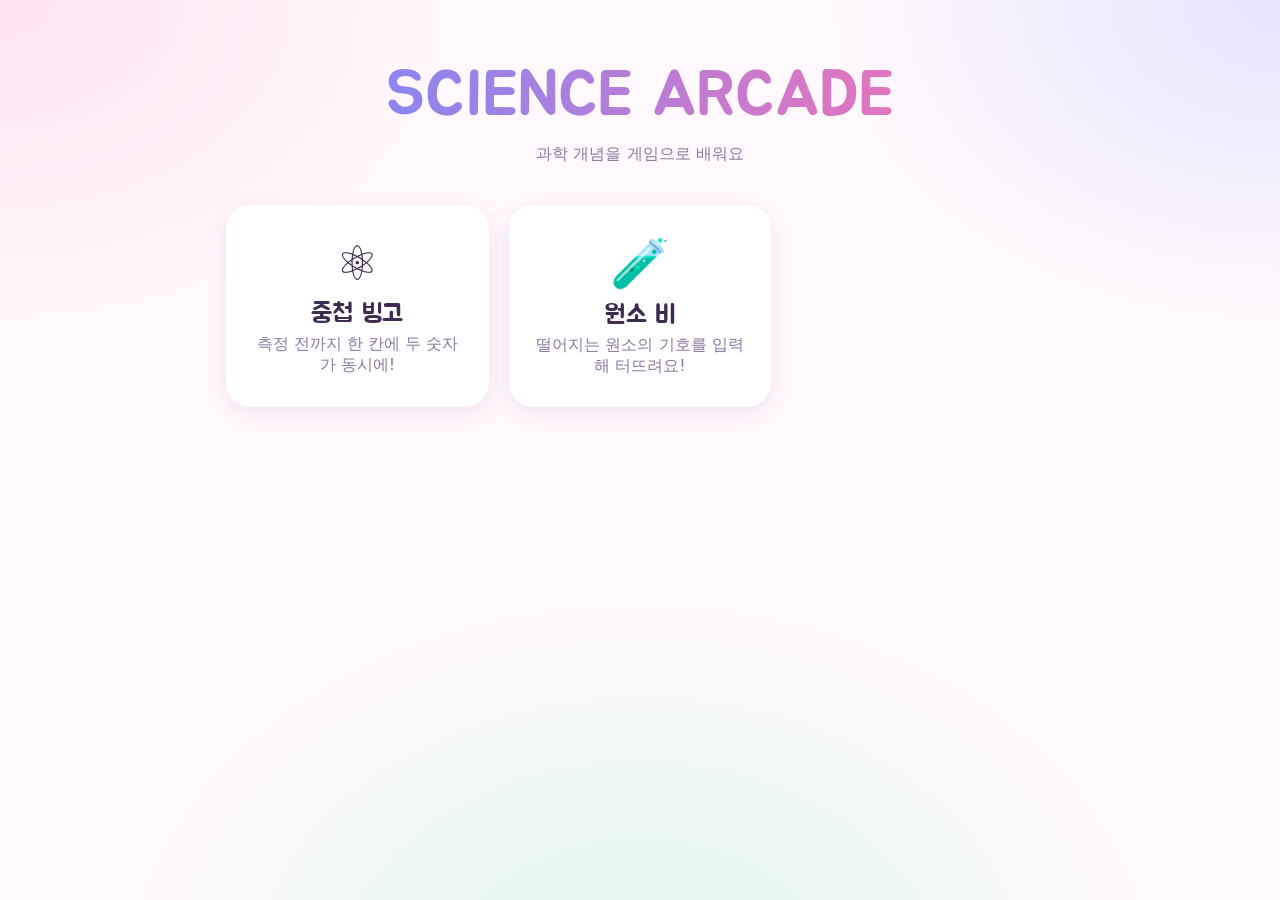
<file: index.html>
<!doctype html>
<html lang="ko">
<head>
  <meta charset="utf-8">
  <meta name="viewport" content="width=device-width, initial-scale=1">
  <title>SCIENCE ARCADE</title>
  <meta name="description" content="과학 개념을 게임으로 배우는 수업용 게임 모음">
  <link rel="icon" href="data:image/svg+xml,%3Csvg xmlns=%22http://www.w3.org/2000/svg%22 viewBox=%220 0 100 100%22%3E%3Ctext y=%22.9em%22 font-size=%2290%22%3E%E2%9A%9B%EF%B8%8F%3C/text%3E%3C/svg%3E">
  <link rel="preconnect" href="https://fonts.googleapis.com">
  <link rel="preconnect" href="https://fonts.gstatic.com" crossorigin>
  <link rel="stylesheet" href="https://fonts.googleapis.com/css2?family=Jua&display=swap">
  <style>
    :root { --text: #3d2c4f; --muted: #8b7a9e; --a: #6f8bff; --b: #ff6fae; }
    * { box-sizing: border-box; }
    body {
      margin: 0; min-height: 100vh; color: var(--text);
      font-family: "Pretendard", "Apple SD Gothic Neo", "Malgun Gothic", system-ui, sans-serif;
      background:
        radial-gradient(700px 500px at 0% 0%, #ffe3f1, transparent 65%),
        radial-gradient(700px 500px at 100% 0%, #e6e4ff, transparent 65%),
        radial-gradient(800px 600px at 50% 110%, #dcf7ee, transparent 65%), #fff8fc;
    }
    main { max-width: 860px; margin: 0 auto; padding: 56px 16px; text-align: center; }
    h1 {
      font-family: "Jua", sans-serif; font-weight: 400; font-size: clamp(2.4rem, 9vw, 4rem); margin: 0;
      background: linear-gradient(90deg, var(--a), var(--b)); -webkit-background-clip: text; background-clip: text; color: transparent;
    }
    p.lead { color: var(--muted); margin: 8px 0 40px; }
    .games { display: grid; grid-template-columns: repeat(auto-fill, minmax(240px, 1fr)); gap: 20px; }
    .game {
      display: block; padding: 28px 22px; border-radius: 24px; background: #fff; text-decoration: none; color: inherit;
      box-shadow: 0 6px 20px rgba(196, 126, 190, .18); border: 2px solid #fff; transition: transform .15s, box-shadow .15s;
    }
    .game:hover, .game:focus-visible { transform: translateY(-4px); box-shadow: 0 12px 28px rgba(196, 126, 190, .28); outline: none; border-color: #e8d4ff; }
    .game .icon { font-size: 3rem; }
    .game h2 { font-family: "Jua", sans-serif; font-weight: 400; font-size: 1.6rem; margin: 8px 0 4px; }
    .game p { margin: 0; color: var(--muted); }
  </style>
</head>
<body>
  <main>
    <h1>SCIENCE ARCADE</h1>
    <p class="lead">과학 개념을 게임으로 배워요</p>
    <nav class="games" aria-label="게임 목록">
      <a class="game" href="superposition-bingo/">
        <div class="icon" aria-hidden="true">⚛️</div>
        <h2>중첩 빙고</h2>
        <p>측정 전까지 한 칸에 두 숫자가 동시에!</p>
      </a>
      <a class="game" href="element-rain/">
        <div class="icon" aria-hidden="true">🧪</div>
        <h2>원소 비</h2>
        <p>떨어지는 원소의 기호를 입력해 터뜨려요!</p>
      </a>
    </nav>
  </main>
</body>
</html>
</file>
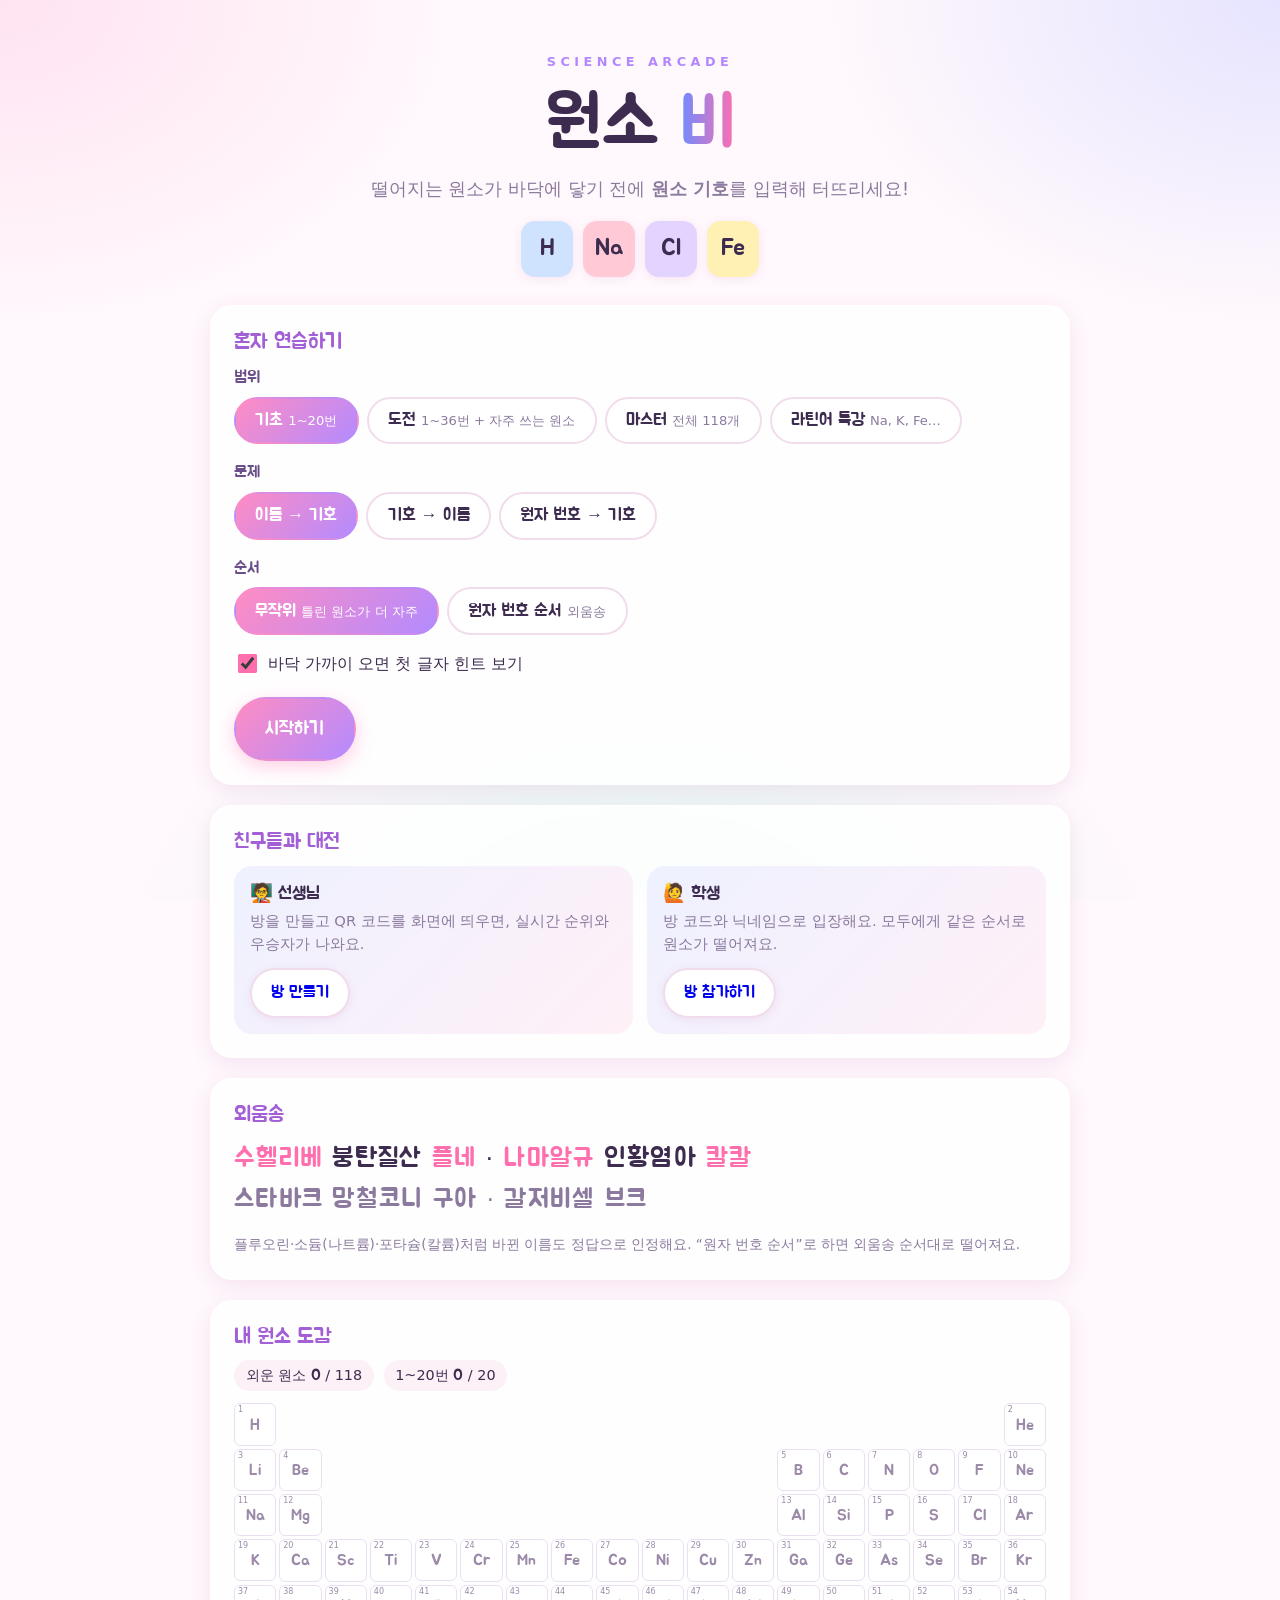
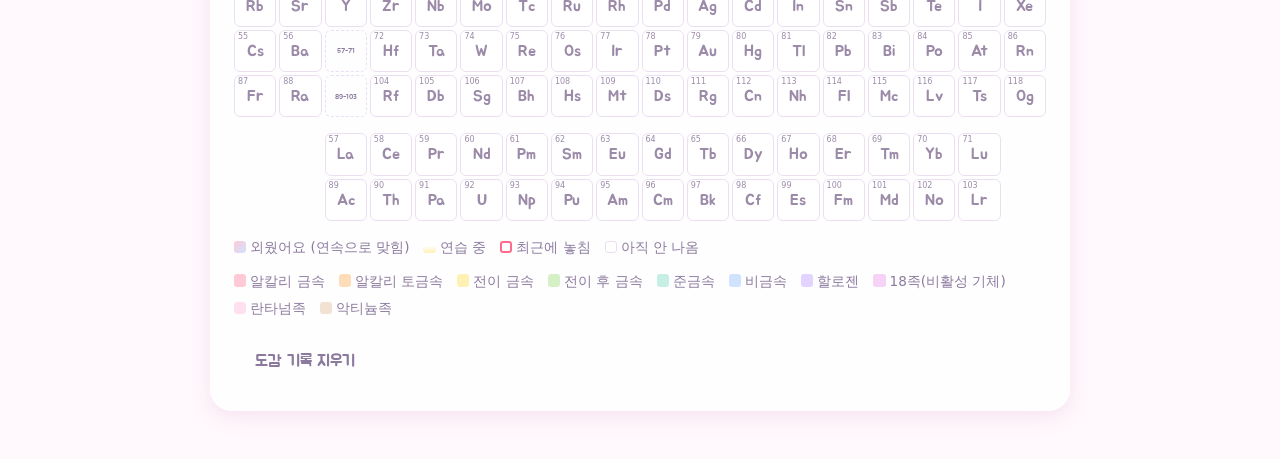
<file: element-rain/index.html>
<!doctype html>
<html lang="ko">
<head>
  <meta charset="utf-8">
  <meta name="viewport" content="width=device-width, initial-scale=1">
  <title>원소 비</title>
  <meta name="description" content="떨어지는 원소의 기호를 입력해 터뜨리며 주기율표 원소 기호를 외우는 게임">
  <link rel="icon" href="data:image/svg+xml,%3Csvg xmlns=%22http://www.w3.org/2000/svg%22 viewBox=%220 0 100 100%22%3E%3Ctext y=%22.9em%22 font-size=%2290%22%3E%F0%9F%A7%AA%3C/text%3E%3C/svg%3E">
  <link rel="preconnect" href="https://fonts.googleapis.com">
  <link rel="preconnect" href="https://fonts.gstatic.com" crossorigin>
  <link rel="stylesheet" href="https://fonts.googleapis.com/css2?family=Jua&display=swap">
  <link rel="stylesheet" href="css/style.css">
</head>
<body>
  <!-- 홈 -->
  <main id="screen-home" class="screen is-active" aria-labelledby="home-title">
    <header class="hero">
      <p class="eyebrow">SCIENCE ARCADE</p>
      <h1 id="home-title">원소 <span class="grad">비</span></h1>
      <p class="lead">떨어지는 원소가 바닥에 닿기 전에 <strong>원소 기호</strong>를 입력해 터뜨리세요!</p>
      <div class="rain-demo" aria-hidden="true">
        <span class="cat-nonmetal">H</span><span class="cat-alkali">Na</span><span class="cat-halogen">Cl</span><span class="cat-transition">Fe</span>
      </div>
    </header>

    <section class="card" aria-labelledby="solo-title">
      <h2 id="solo-title">혼자 연습하기</h2>
      <div class="opt">
        <p class="opt-label">범위</p>
        <div class="pills" role="radiogroup" aria-label="범위" id="opt-level">
          <label class="pill"><input type="radio" name="level" value="basic" checked><span>기초 <small>1~20번</small></span></label>
          <label class="pill"><input type="radio" name="level" value="challenge"><span>도전 <small>1~36번 + 자주 쓰는 원소</small></span></label>
          <label class="pill"><input type="radio" name="level" value="all"><span>마스터 <small>전체 118개</small></span></label>
          <label class="pill"><input type="radio" name="level" value="latin"><span>라틴어 특강 <small>Na, K, Fe…</small></span></label>
        </div>
      </div>
      <div class="opt">
        <p class="opt-label">문제</p>
        <div class="pills" role="radiogroup" aria-label="문제 유형">
          <label class="pill"><input type="radio" name="qtype" value="name2sym" checked><span>이름 → 기호</span></label>
          <label class="pill"><input type="radio" name="qtype" value="sym2name"><span>기호 → 이름</span></label>
          <label class="pill"><input type="radio" name="qtype" value="num2sym"><span>원자 번호 → 기호</span></label>
        </div>
      </div>
      <div class="opt">
        <p class="opt-label">순서</p>
        <div class="pills" role="radiogroup" aria-label="출제 순서">
          <label class="pill"><input type="radio" name="order" value="smart" checked><span>무작위 <small>틀린 원소가 더 자주</small></span></label>
          <label class="pill"><input type="radio" name="order" value="song"><span>원자 번호 순서 <small>외움송</small></span></label>
        </div>
      </div>
      <label class="check"><input type="checkbox" id="opt-hint" checked> 바닥 가까이 오면 첫 글자 힌트 보기</label>
      <p class="best-line" id="best-line"></p>
      <div class="row-actions">
        <button class="btn btn-primary btn-lg" data-action="start">시작하기</button>
      </div>
    </section>

    <section class="card" aria-labelledby="battle-title">
      <h2 id="battle-title">친구들과 대전</h2>
      <div class="mode-grid">
        <div class="mode-box">
          <h3>🧑‍🏫 선생님</h3>
          <p>방을 만들고 QR 코드를 화면에 띄우면, 실시간 순위와 우승자가 나와요.</p>
          <a class="btn" href="host.html" data-keep-net>방 만들기</a>
        </div>
        <div class="mode-box">
          <h3>🙋 학생</h3>
          <p>방 코드와 닉네임으로 입장해요. 모두에게 같은 순서로 원소가 떨어져요.</p>
          <a class="btn" href="play.html" data-keep-net>방 참가하기</a>
        </div>
      </div>
    </section>

    <section class="card song-card" aria-labelledby="song-title">
      <h2 id="song-title">외움송</h2>
      <p class="song-line"><b>수헬리베</b> 붕탄질산 <b>플네</b> · <b>나마알규</b> 인황염아 <b>칼칼</b></p>
      <p class="song-line muted">스타바크 망철코니 구아 · 갈저비셀 브크</p>
      <p class="muted small">플루오린·소듐(나트륨)·포타슘(칼륨)처럼 바뀐 이름도 정답으로 인정해요. “원자 번호 순서”로 하면 외움송 순서대로 떨어져요.</p>
    </section>

    <section class="card" aria-labelledby="dex-title">
      <h2 id="dex-title">내 원소 도감</h2>
      <p class="dex-summary" id="dex-summary"></p>
      <div class="pt-wrap"><div class="pt" id="dex-table" aria-label="주기율표 도감"></div></div>
      <ul class="pt-legend">
        <li class="k-known"><i></i>외웠어요 (연속으로 맞힘)</li>
        <li class="cat-transition"><i style="background:linear-gradient(180deg,#fff 40%,var(--cat))"></i>연습 중</li>
        <li class="k-weak"><i></i>최근에 놓침</li>
        <li class="k-new"><i></i>아직 안 나옴</li>
      </ul>
      <ul class="pt-legend" id="cat-legend"></ul>
      <div class="row-actions"><button class="btn btn-ghost" data-action="reset-dex">도감 기록 지우기</button></div>
    </section>
  </main>

  <!-- 게임 -->
  <main id="screen-game" class="screen" aria-labelledby="game-title">
    <header class="topbar">
      <button class="btn btn-ghost" data-action="quit">← 그만하기</button>
      <h1 id="game-title">원소 비</h1>
      <span class="tag" id="game-tag"></span>
    </header>
    <div class="game-layout">
      <div>
        <div class="hud">
          <span class="score" id="hud-score">0</span>
          <span class="combo" id="hud-combo"></span>
          <span class="lives" id="hud-lives" aria-label="남은 생명"></span>
          <span class="time" id="hud-time"></span>
        </div>
        <div class="song-strip" id="song-strip" hidden></div>
        <div class="field" id="field"></div>
        <div class="answer">
          <input id="answer" autocomplete="off" autocapitalize="off" autocorrect="off" spellcheck="false" aria-label="정답 입력">
          <button class="btn btn-primary" id="answer-btn">확인</button>
        </div>
        <p class="feedback" id="feedback" aria-live="polite"></p>
      </div>
      <aside class="side">
        <section class="card">
          <h2>기억 카드</h2>
          <p class="muted small" id="memo-empty">놓친 원소는 여기에 카드로 나타나요.</p>
          <ul class="memo-list" id="memo-list"></ul>
        </section>
        <section class="card">
          <h2>규칙</h2>
          <p class="small">정답을 입력하고 <strong>Enter</strong>(또는 스페이스)! 원소 기호는 <strong>첫 글자만 대문자</strong>예요(Na, Cl). 빨리 맞힐수록, 콤보가 이어질수록 점수가 커져요. 바닥에 닿으면 ❤️ 하나가 줄어요.</p>
        </section>
      </aside>
    </div>
  </main>

  <!-- 결과 -->
  <main id="screen-end" class="screen" aria-labelledby="end-title">
    <h1 id="end-title" class="end-title">게임 끝!</h1>
    <p class="new-best" id="new-best" hidden>🎉 최고 기록!</p>
    <section class="card">
      <div class="stat-row">
        <div class="stat"><b id="r-score">0</b><span>점수</span></div>
        <div class="stat"><b id="r-correct">0</b><span>맞힌 원소</span></div>
        <div class="stat"><b id="r-acc">-</b><span>정확도</span></div>
        <div class="stat"><b id="r-combo">0</b><span>최대 콤보</span></div>
      </div>
    </section>
    <section class="card">
      <h2>오답 노트</h2>
      <p class="muted" id="notes-empty">놓친 원소가 없어요. 완벽해요! 🎉</p>
      <ul class="note-list" id="notes"></ul>
    </section>
    <div class="row-actions center">
      <button class="btn btn-primary btn-lg" data-action="again">다시 하기</button>
      <button class="btn btn-lg" data-action="retry-missed" id="btn-retry-missed">놓친 원소만 다시</button>
      <button class="btn btn-lg" data-action="home">처음으로</button>
    </div>
  </main>

  <div class="toasts" id="toasts" role="status" aria-live="polite"></div>

  <script src="js/elements.js"></script>
  <script src="js/learn.js"></script>
  <script src="js/ui.js"></script>
  <script src="js/engine.js"></script>
  <script src="js/solo.js"></script>
</body>
</html>
</file>
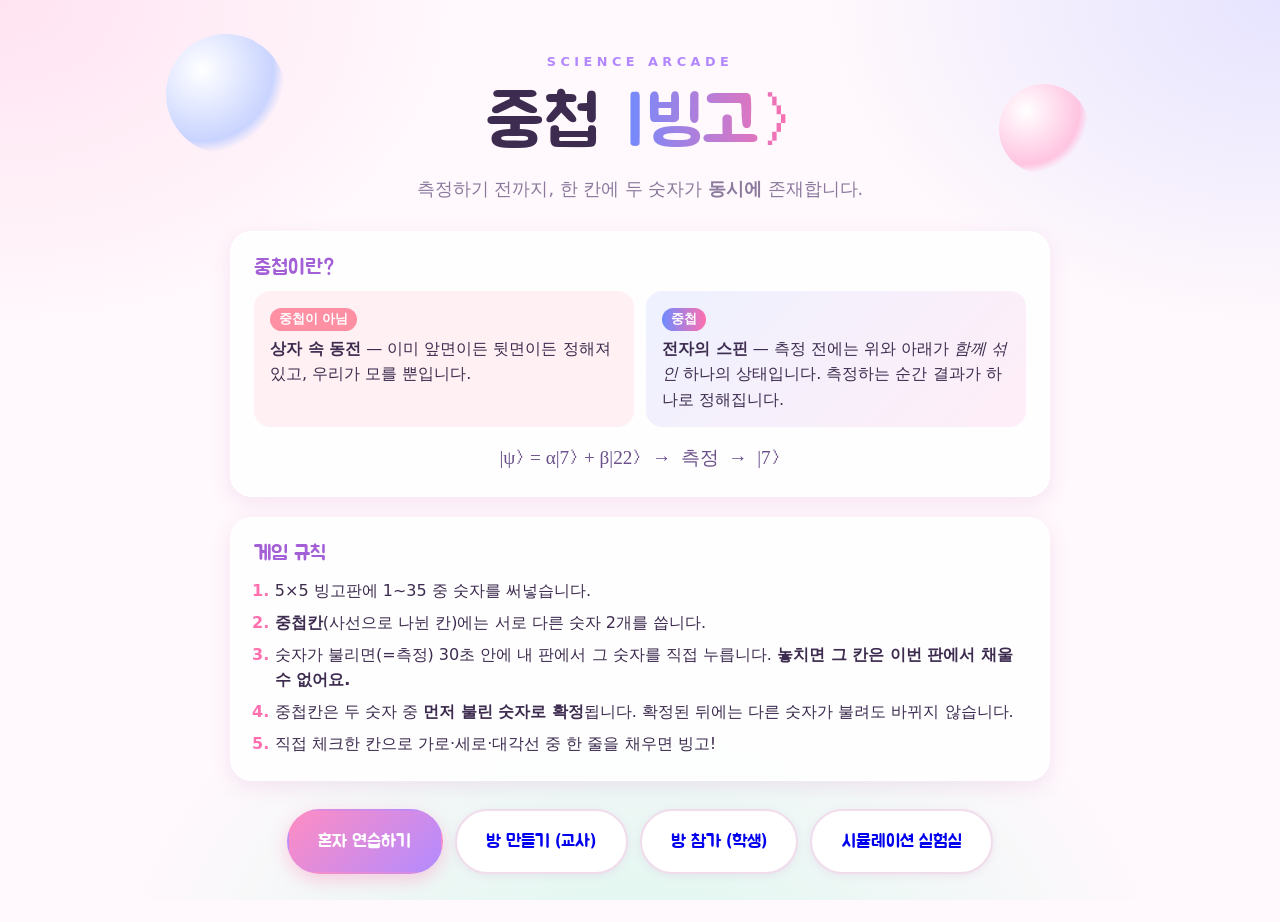
<file: superposition-bingo/index.html>
<!doctype html>
<html lang="ko">
<head>
  <meta charset="utf-8">
  <meta name="viewport" content="width=device-width, initial-scale=1">
  <title>중첩 빙고</title>
  <meta name="description" content="양자역학의 중첩과 측정을 빙고로 체험하는 수업용 게임">
  <link rel="icon" href="data:image/svg+xml,%3Csvg xmlns=%22http://www.w3.org/2000/svg%22 viewBox=%220 0 100 100%22%3E%3Ctext y=%22.9em%22 font-size=%2290%22%3E%E2%9A%9B%EF%B8%8F%3C/text%3E%3C/svg%3E">
  <link rel="preconnect" href="https://fonts.googleapis.com">
  <link rel="preconnect" href="https://fonts.gstatic.com" crossorigin>
  <link rel="stylesheet" href="https://fonts.googleapis.com/css2?family=Jua&display=swap">
  <link rel="stylesheet" href="css/style.css">
</head>
<body>
  <!-- 홈 -->
  <main id="screen-home" class="screen is-active" aria-labelledby="home-title">
    <header class="hero">
      <p class="eyebrow">SCIENCE ARCADE</p>
      <h1 id="home-title">중첩 <span class="ket">|빙고⟩</span></h1>
      <p class="lead">측정하기 전까지, 한 칸에 두 숫자가 <strong>동시에</strong> 존재합니다.</p>
    </header>

    <section class="card concept" aria-labelledby="concept-title">
      <h2 id="concept-title">중첩이란?</h2>
      <div class="concept-grid">
        <div class="concept-item is-wrong">
          <p class="tag">중첩이 아님</p>
          <p><strong>상자 속 동전</strong> — 이미 앞면이든 뒷면이든 정해져 있고, 우리가 모를 뿐입니다.</p>
        </div>
        <div class="concept-item is-right">
          <p class="tag">중첩</p>
          <p><strong>전자의 스핀</strong> — 측정 전에는 위와 아래가 <em>함께 섞인</em> 하나의 상태입니다. 측정하는 순간 결과가 하나로 정해집니다.</p>
        </div>
      </div>
      <p class="formula">|ψ⟩ = α|7⟩ + β|22⟩ &nbsp;→&nbsp; 측정 &nbsp;→&nbsp; |7⟩</p>
    </section>

    <section class="card rules" aria-labelledby="rules-title">
      <h2 id="rules-title">게임 규칙</h2>
      <ol>
        <li>5×5 빙고판에 1~35 중 숫자를 써넣습니다.</li>
        <li><strong>중첩칸</strong>(사선으로 나뉜 칸)에는 서로 다른 숫자 2개를 씁니다.</li>
        <li>숫자가 불리면(=측정) 30초 안에 내 판에서 그 숫자를 직접 누릅니다. <strong>놓치면 그 칸은 이번 판에서 채울 수 없어요.</strong></li>
        <li>중첩칸은 두 숫자 중 <strong>먼저 불린 숫자로 확정</strong>됩니다. 확정된 뒤에는 다른 숫자가 불려도 바뀌지 않습니다.</li>
        <li>직접 체크한 칸으로 가로·세로·대각선 중 한 줄을 채우면 빙고!</li>
      </ol>
    </section>

    <nav class="mode-buttons" aria-label="게임 모드">
      <button class="btn btn-primary btn-lg" data-action="start-solo">혼자 연습하기</button>
      <a class="btn btn-lg" href="host.html">방 만들기 (교사)</a>
      <a class="btn btn-lg" href="play.html">방 참가 (학생)</a>
      <a class="btn btn-lg" href="sim.html">시뮬레이션 실험실</a>
    </nav>
  </main>

  <!-- 빙고판 작성 -->
  <main id="screen-setup" class="screen" aria-labelledby="setup-title">
    <header class="topbar">
      <button class="btn btn-ghost" data-action="go-home" aria-label="처음으로">← 처음으로</button>
      <h1 id="setup-title">빙고판 만들기</h1>
      <span class="progress" id="setup-progress" aria-live="polite"></span>
    </header>

    <p class="hint">칸을 누르고 아래에서 숫자를 고르세요. <span class="super-chip">중첩칸</span>에는 숫자 2개가 들어갑니다.</p>

    <div class="setup-layout">
      <div class="board" id="setup-board" role="grid" aria-label="내 빙고판"></div>
      <div class="numpad-wrap">
        <div class="numpad" id="numpad" aria-label="숫자 선택"></div>
        <div class="setup-actions">
          <button class="btn" data-action="clear-slot">이 칸 지우기</button>
          <button class="btn" data-action="auto-fill">빈칸 자동 채우기</button>
          <button class="btn" data-action="reset-board">중첩칸 다시 배치</button>
          <button class="btn btn-primary" data-action="start-play" id="btn-start-play" disabled>게임 시작</button>
        </div>
      </div>
    </div>
  </main>

  <!-- 게임 진행 -->
  <main id="screen-play" class="screen" aria-labelledby="play-title">
    <header class="topbar">
      <button class="btn btn-ghost" data-action="go-home" aria-label="처음으로">← 처음으로</button>
      <h1 id="play-title">혼자 연습하기</h1>
      <span class="progress" id="play-progress"></span>
    </header>

    <div class="play-layout">
      <section class="caller" aria-label="측정">
        <p class="caller-label">방금 측정된 숫자</p>
        <p class="caller-number" id="caller-number" aria-live="assertive">–</p>
        <button class="btn btn-primary btn-lg" data-action="measure" id="btn-measure">측정하기</button>
        <div class="pending" id="pending" aria-label="아직 누르지 않은 숫자"></div>
      </section>

      <section class="board-area">
        <div class="board" id="play-board" role="grid" aria-label="내 빙고판"></div>
      </section>

      <aside class="side">
        <section class="card meter" aria-labelledby="meter-title">
          <div class="meter-head">
            <h2 id="meter-title">확률 미터</h2>
            <label class="switch">
              <input type="checkbox" id="meter-toggle">
              <span class="switch-track" aria-hidden="true"></span>
              <span class="sr-only">확률 미터 켜기</span>
            </label>
          </div>
          <div id="meter-body" hidden>
            <p class="meter-legend">칸 위 숫자 = 다음 측정에서 그 칸이 채워질 확률<br>일반칸 <b>1/남은 수</b> · 중첩칸 <b>2/남은 수</b></p>
            <dl class="meter-stats">
              <div><dt>다음 측정에서 내 판이 채워질 확률</dt><dd id="meter-fill"></dd><span class="meter-bar"><i id="meter-fill-bar"></i></span></div>
              <div><dt>다음 측정에서 빙고가 될 확률</dt><dd id="meter-bingo"></dd><span class="meter-bar"><i id="meter-bingo-bar"></i></span></div>
              <div><dt>빙고까지 예상 측정 횟수</dt><dd id="meter-expected"></dd></div>
            </dl>
            <p class="meter-note">남은 숫자가 무작위로 측정된다고 가정한 값이에요.</p>
          </div>
        </section>
        <section class="card states" aria-labelledby="states-title">
          <h2 id="states-title">중첩 상태</h2>
          <ul id="state-list"></ul>
        </section>
        <section class="card history" aria-labelledby="history-title">
          <h2 id="history-title">측정 기록</h2>
          <div class="history-grid" id="history-grid"></div>
        </section>
      </aside>
    </div>
  </main>

  <!-- 결과 -->
  <dialog id="result-dialog" aria-labelledby="result-title">
    <h2 id="result-title">빙고!</h2>
    <p id="result-summary"></p>
    <section class="reflect">
      <h3>생각해 보기</h3>
      <ol>
        <li>중첩칸은 일반칸보다 빨리 채워졌나요? 측정 한 번에 채워질 확률로 설명해 보세요.</li>
        <li>측정 전 중첩칸의 두 숫자는 “둘 중 하나가 숨어 있던” 것일까요, “동시에 존재한” 것일까요? 상자 속 동전과 무엇이 다른가요?</li>
        <li>중첩칸이 한 숫자로 확정된 뒤에는 다른 숫자가 불려도 바뀌지 않았습니다. 실제 양자 측정에서 이것은 무엇에 해당할까요?</li>
        <li>이 게임의 “측정”과 실제 양자역학의 측정은 어떤 점이 다를까요?</li>
      </ol>
    </section>
    <div class="dialog-actions">
      <button class="btn" data-action="replay-same">같은 판으로 다시</button>
      <button class="btn btn-primary" data-action="new-board">새 판 만들기</button>
    </div>
  </dialog>

  <div class="toasts" id="toasts" role="status" aria-live="polite"></div>

  <script src="js/rules.js"></script>
  <script src="js/ui.js"></script>
  <script src="js/board-view.js"></script>
  <script src="js/setup.js"></script>
  <script src="js/marker.js"></script>
  <script src="js/solo.js"></script>
</body>
</html>
</file>
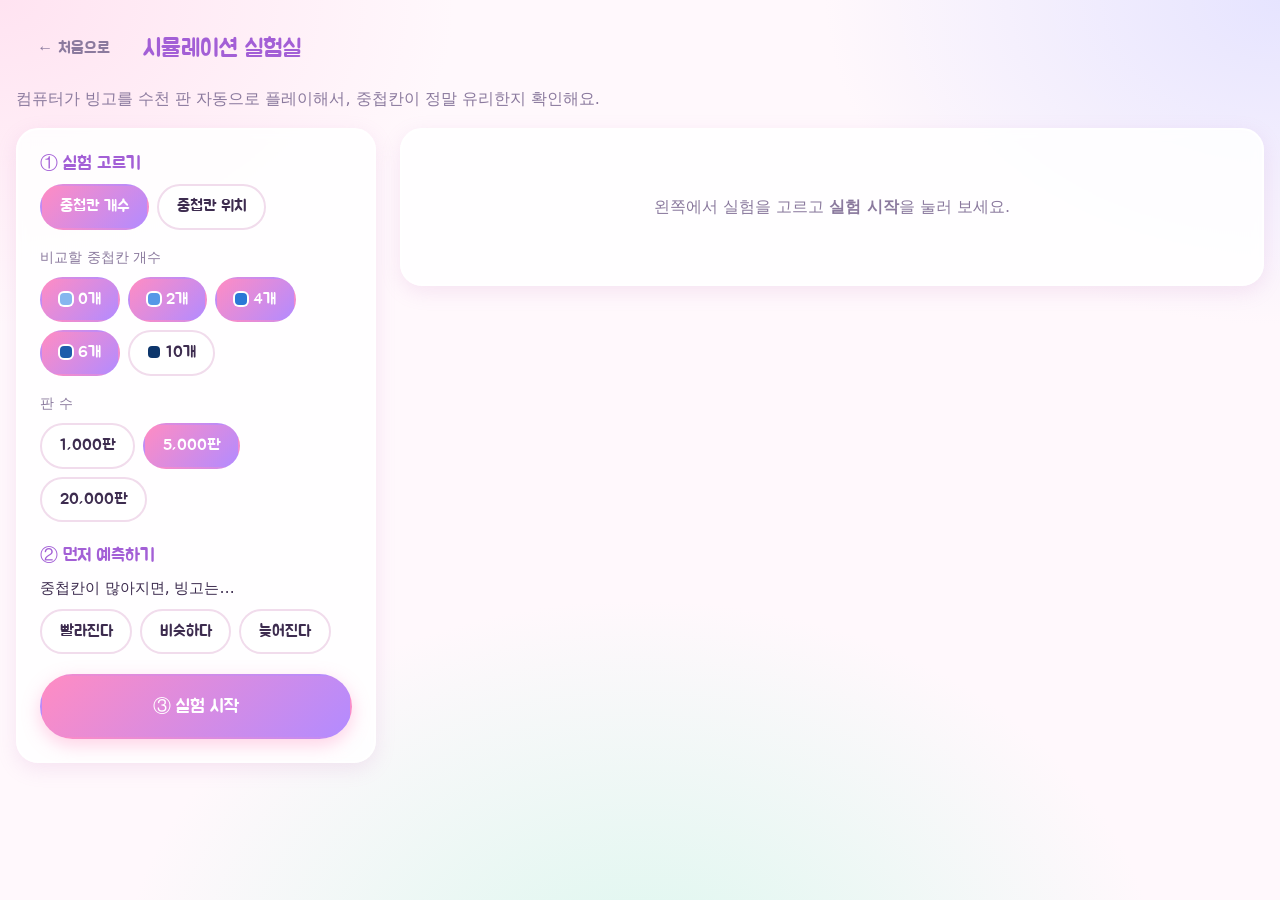
<file: superposition-bingo/sim.html>
<!doctype html>
<html lang="ko">
<head>
  <meta charset="utf-8">
  <meta name="viewport" content="width=device-width, initial-scale=1">
  <title>중첩 빙고 · 시뮬레이션 실험실</title>
  <link rel="icon" href="data:image/svg+xml,%3Csvg xmlns=%22http://www.w3.org/2000/svg%22 viewBox=%220 0 100 100%22%3E%3Ctext y=%22.9em%22 font-size=%2290%22%3E%E2%9A%9B%EF%B8%8F%3C/text%3E%3C/svg%3E">
  <link rel="preconnect" href="https://fonts.googleapis.com">
  <link rel="preconnect" href="https://fonts.gstatic.com" crossorigin>
  <link rel="stylesheet" href="https://fonts.googleapis.com/css2?family=Jua&display=swap">
  <link rel="stylesheet" href="css/style.css">
  <link rel="stylesheet" href="css/multi.css">
  <link rel="stylesheet" href="css/sim.css">
</head>
<body>
  <main id="screen-sim" class="screen is-active" aria-labelledby="sim-title">
    <header class="topbar">
      <a class="btn btn-ghost" href="index.html">← 처음으로</a>
      <h1 id="sim-title">시뮬레이션 실험실</h1>
    </header>
    <p class="hint">컴퓨터가 빙고를 수천 판 자동으로 플레이해서, 중첩칸이 정말 유리한지 확인해요.</p>

    <div class="sim-layout">
      <!-- 실험 설정 -->
      <section class="card sim-setup" aria-labelledby="setup-h">
        <h2 id="setup-h">① 실험 고르기</h2>
        <div class="pills" role="radiogroup" aria-label="실험 종류">
          <label class="pill"><input type="radio" name="exp" value="count" checked><span>중첩칸 개수</span></label>
          <label class="pill"><input type="radio" name="exp" value="place"><span>중첩칸 위치</span></label>
        </div>

        <div id="opt-count" class="opt">
          <p class="opt-label">비교할 중첩칸 개수</p>
          <div class="pills" id="count-pills" aria-label="중첩칸 개수 선택"></div>
        </div>

        <div id="opt-place" class="opt" hidden>
          <p class="opt-label">중첩칸 개수</p>
          <div class="pills" role="radiogroup" aria-label="위치 실험의 중첩칸 개수">
            <label class="pill"><input type="radio" name="place-k" value="2"><span>2개</span></label>
            <label class="pill"><input type="radio" name="place-k" value="4" checked><span>4개</span></label>
            <label class="pill"><input type="radio" name="place-k" value="6"><span>6개</span></label>
          </div>
          <div class="mini-boards" aria-hidden="true">
            <figure><div class="mini" data-place="diag"></div><figcaption>대각선 위</figcaption></figure>
            <figure><div class="mini" data-place="offdiag"></div><figcaption>대각선 밖</figcaption></figure>
          </div>
        </div>

        <p class="opt-label">판 수</p>
        <div class="pills" role="radiogroup" aria-label="시뮬레이션 판 수">
          <label class="pill"><input type="radio" name="trials" value="1000"><span>1,000판</span></label>
          <label class="pill"><input type="radio" name="trials" value="5000" checked><span>5,000판</span></label>
          <label class="pill"><input type="radio" name="trials" value="20000"><span>20,000판</span></label>
        </div>

        <h2 class="mt">② 먼저 예측하기</h2>
        <fieldset class="predict" id="predict-count">
          <legend>중첩칸이 많아지면, 빙고는…</legend>
          <label class="pill"><input type="radio" name="guess-count" value="faster"><span>빨라진다</span></label>
          <label class="pill"><input type="radio" name="guess-count" value="same"><span>비슷하다</span></label>
          <label class="pill"><input type="radio" name="guess-count" value="slower"><span>늦어진다</span></label>
        </fieldset>
        <fieldset class="predict" id="predict-place" hidden>
          <legend>중첩칸을 어디에 두면 빙고가 가장 빠를까?</legend>
          <label class="pill"><input type="radio" name="guess-place" value="diag"><span>대각선 위</span></label>
          <label class="pill"><input type="radio" name="guess-place" value="random"><span>아무 데나</span></label>
          <label class="pill"><input type="radio" name="guess-place" value="offdiag"><span>대각선 밖</span></label>
        </fieldset>

        <button class="btn btn-primary btn-lg run" id="btn-run">③ 실험 시작</button>
        <div class="progress-bar" id="progress" hidden><span></span></div>
      </section>

      <!-- 결과 -->
      <section class="sim-results" aria-live="polite">
        <div class="card empty" id="empty">
          <p>왼쪽에서 실험을 고르고 <strong>실험 시작</strong>을 눌러 보세요.</p>
        </div>

        <div id="results" hidden>
          <div class="card verdict" id="verdict"></div>

          <section class="card" aria-labelledby="mean-h">
            <h2 id="mean-h">평균: 몇 번째 측정에서 빙고했을까?</h2>
            <div class="tiles" id="tiles"></div>
          </section>

          <section class="card" aria-labelledby="dist-h">
            <h2 id="dist-h">분포: 빙고한 시점별 판의 비율</h2>
            <div class="legend" id="legend"></div>
            <div class="chart" id="chart"></div>
            <details class="table-view">
              <summary>표로 보기</summary>
              <div class="table-wrap" id="table"></div>
            </details>
          </section>

          <section class="card explain" id="explain"></section>

          <section class="card reflect-card" aria-labelledby="think-h">
            <h2 id="think-h">생각해 보기</h2>
            <ol id="questions"></ol>
          </section>
        </div>
      </section>
    </div>
  </main>

  <div class="toasts" id="toasts" role="status" aria-live="polite"></div>

  <script src="js/rules.js"></script>
  <script src="js/ui.js"></script>
  <script src="js/sim.js"></script>
</body>
</html>
</file>
<file: element-rain/css/style.css>
/* 원소 비 — 스타일 (SCIENCE ARCADE 파스텔 테마) */

:root {
  --bg: #fff8fc;
  --surface: #ffffff;
  --surface-2: #fdf1f8;
  --line: #f1dcec;
  --text: #3d2c4f;
  --muted: #8b7a9e;
  --a: #6f8bff;
  --b: #ff6fae;
  --accent: #b388ff;
  --good: #2c9a74;
  --good-bg: #d4f5e8;
  --win: #ffae42;
  --danger: #ff6b8b;
  --shadow: 0 6px 20px rgba(196, 126, 190, .16);
  --shadow-sm: 0 2px 8px rgba(196, 126, 190, .14);
  --radius: 22px;
  --font: "Pretendard", "Apple SD Gothic Neo", "Malgun Gothic", "Noto Sans KR", system-ui, sans-serif;
  --font-round: "Jua", "Pretendard", "Apple SD Gothic Neo", "Malgun Gothic", sans-serif;

  /* 원소 분류 색 */
  --c-alkali: #ffc9d6;
  --c-alkaline: #ffdcb8;
  --c-transition: #fff0b3;
  --c-post: #d6f0c6;
  --c-metalloid: #c6eee4;
  --c-nonmetal: #cfe3ff;
  --c-halogen: #e2d4ff;
  --c-noble: #f6d2f6;
  --c-lanthanide: #ffe0ee;
  --c-actinide: #f1e2d3;
}

* { box-sizing: border-box; }
[hidden] { display: none !important; }
html { -webkit-text-size-adjust: 100%; }

body {
  margin: 0;
  min-height: 100vh;
  font-family: var(--font);
  color: var(--text);
  background:
    radial-gradient(700px 500px at 0% 0%, #ffe3f1 0%, transparent 65%),
    radial-gradient(700px 500px at 100% 0%, #e6e4ff 0%, transparent 65%),
    radial-gradient(800px 600px at 50% 110%, #dcf7ee 0%, transparent 65%),
    var(--bg);
  background-attachment: fixed;
  line-height: 1.6;
}

h1, h2, h3 { line-height: 1.25; margin: 0 0 .5em; font-family: var(--font-round); font-weight: 400; }
button, input { font: inherit; color: inherit; }
.muted { color: var(--muted); }
.small { font-size: .85rem; }
.center { text-align: center; }
code { background: var(--surface-2); padding: .1em .4em; border-radius: 6px; }

.cat-alkali { --cat: var(--c-alkali); }
.cat-alkaline { --cat: var(--c-alkaline); }
.cat-transition { --cat: var(--c-transition); }
.cat-post { --cat: var(--c-post); }
.cat-metalloid { --cat: var(--c-metalloid); }
.cat-nonmetal { --cat: var(--c-nonmetal); }
.cat-halogen { --cat: var(--c-halogen); }
.cat-noble { --cat: var(--c-noble); }
.cat-lanthanide { --cat: var(--c-lanthanide); }
.cat-actinide { --cat: var(--c-actinide); }

/* ---------- 화면 전환 ---------- */
.screen { display: none; max-width: 1180px; margin: 0 auto; padding: 24px 16px 48px; }
.screen.is-active { display: block; animation: fade-in .4s ease-out; }
@keyframes fade-in { from { opacity: 0; transform: translateY(6px); } }

/* ---------- 버튼 ---------- */
.btn {
  display: inline-flex; align-items: center; justify-content: center; gap: .3em;
  text-decoration: none; border: 2px solid var(--line); background: var(--surface);
  padding: .65em 1.2em; border-radius: 999px; cursor: pointer;
  font-family: var(--font-round); box-shadow: var(--shadow-sm);
  transition: background .15s, border-color .15s, transform .15s, box-shadow .15s;
}
.btn:hover:not(:disabled) { border-color: var(--accent); transform: translateY(-2px); box-shadow: var(--shadow); }
.btn:active:not(:disabled) { transform: translateY(0); }
.btn:disabled { opacity: .5; cursor: not-allowed; box-shadow: none; }
.btn-primary {
  background: linear-gradient(135deg, #ff8cc3, #b38bff);
  border-color: transparent; color: #fff; box-shadow: 0 6px 18px rgba(255, 120, 180, .35);
}
.btn-primary:hover:not(:disabled) { border-color: transparent; box-shadow: 0 10px 24px rgba(255, 120, 180, .45); }
.btn-lg { font-size: 1.15rem; padding: .85em 1.6em; }
.btn-ghost { background: transparent; border-color: transparent; color: var(--muted); box-shadow: none; }
.btn-ghost:hover:not(:disabled) { background: rgba(255, 255, 255, .7); box-shadow: none; }
:focus-visible { outline: 3px solid var(--accent); outline-offset: 3px; }
.row-actions { display: flex; flex-wrap: wrap; gap: 10px; margin-top: 16px; }
.row-actions.center { justify-content: center; margin: 28px 0 0; }

/* ---------- 홈 ---------- */
.hero { text-align: center; padding: 28px 0 8px; }
.eyebrow { letter-spacing: .35em; color: var(--accent); font-size: .8rem; font-weight: 700; margin: 0; }
.hero h1 { font-size: clamp(2.6rem, 9vw, 4.4rem); margin: .1em 0; }
.grad {
  background: linear-gradient(90deg, var(--a), var(--b));
  -webkit-background-clip: text; background-clip: text; color: transparent;
}
.lead { color: var(--muted); font-size: 1.1rem; margin: 0; }
.rain-demo { display: flex; justify-content: center; gap: 10px; margin: 18px 0 0; }
.rain-demo span {
  width: 52px; height: 56px; border-radius: 14px; display: grid; place-items: center;
  font-family: var(--font-round); font-size: 1.5rem; background: var(--cat); box-shadow: var(--shadow-sm);
  animation: drip 2.4s ease-in-out infinite;
}
.rain-demo span:nth-child(2) { animation-delay: -.6s; }
.rain-demo span:nth-child(3) { animation-delay: -1.2s; }
.rain-demo span:nth-child(4) { animation-delay: -1.8s; }
@keyframes drip { 50% { transform: translateY(12px); } }

.card {
  background: rgba(255, 255, 255, .85); backdrop-filter: blur(6px);
  border: 2px solid #fff; border-radius: var(--radius); box-shadow: var(--shadow);
  padding: 22px; margin: 20px auto 0; max-width: 860px;
}
.card h2 { font-size: 1.3rem; color: #a35fd6; }
.card > p:last-child { margin-bottom: 0; }

.opt { margin: 0 0 16px; }
.opt-label { font-family: var(--font-round); color: #6a4f8a; margin: 0 0 6px; }
.pills { display: flex; flex-wrap: wrap; gap: 8px; }
.pill { position: relative; }
.pill input { position: absolute; opacity: 0; pointer-events: none; }
.pill span {
  display: inline-block; padding: .5em 1.15em; border-radius: 999px; cursor: pointer;
  border: 2px solid var(--line); background: #fff; font-family: var(--font-round); font-size: 1.05rem;
  transition: all .15s;
}
.pill small { color: var(--muted); font-size: .78em; font-family: var(--font); }
.pill input:checked + span { background: linear-gradient(135deg, #ff8cc3, #b38bff); border-color: transparent; color: #fff; }
.pill input:checked + span small { color: #fff; }
.pill input:focus-visible + span { outline: 3px solid var(--accent); outline-offset: 3px; }
.check { display: inline-flex; align-items: center; gap: 8px; cursor: pointer; }
.check input { width: 1.2em; height: 1.2em; accent-color: var(--b); }
.best-line { color: var(--muted); margin: 12px 0 0; }

.mode-grid { display: grid; grid-template-columns: 1fr 1fr; gap: 14px; }
.mode-box { border-radius: 18px; padding: 16px; background: linear-gradient(135deg, #eef1ff, #fff0f7); }
.mode-box h3 { font-size: 1.15rem; margin: 0 0 4px; }
.mode-box p { margin: 0 0 12px; color: var(--muted); font-size: .92rem; }

.song-card .song-line { font-family: var(--font-round); font-size: clamp(1.2rem, 4vw, 1.6rem); margin: 0; letter-spacing: .05em; }
.song-card .song-line b { color: var(--b); font-weight: 400; }

/* ---------- 도감 (주기율표) ---------- */
.pt-wrap { overflow-x: auto; padding-bottom: 4px; }
.pt {
  display: grid; grid-template-columns: repeat(18, minmax(26px, 1fr)); grid-template-rows: repeat(7, auto) 10px auto auto;
  gap: 3px; min-width: 560px;
}
.pt-cell {
  position: relative; aspect-ratio: 1; border-radius: 6px; display: grid; place-items: center;
  font-family: var(--font-round); font-size: clamp(.7rem, 1.4vw, 1rem); line-height: 1;
  background: #fff; border: 1.5px solid #eadff0; color: #b9aac6;
}
.pt-cell small { position: absolute; left: 3px; top: 2px; font-family: var(--font); font-size: .5em; }
.pt-cell.is-known { background: var(--cat); border-color: transparent; color: var(--text); }
.pt-cell.is-learning { background: linear-gradient(180deg, #fff 40%, var(--cat)); color: var(--text); border-color: var(--cat); }
.pt-cell.is-weak { background: #fff; border: 2px solid var(--danger); color: var(--danger); }
.pt-cell.is-new { color: #9b8aa8; }
.pt-cell.is-out { opacity: .3; }
.pt-cell.is-hl { box-shadow: 0 0 0 3px var(--b); z-index: 1; }
.pt-gap { font-size: .45rem; color: var(--muted); background: transparent; border-style: dashed; }
.pt-legend { display: flex; flex-wrap: wrap; gap: 6px 14px; margin: 12px 0 0; padding: 0; list-style: none; font-size: .85rem; color: var(--muted); }
.pt-legend i { display: inline-block; width: .9em; height: .9em; border-radius: 3px; vertical-align: -1px; margin-right: 4px; background: var(--cat); }
.pt-legend .k-known i { background: linear-gradient(135deg, var(--c-alkali), var(--c-nonmetal)); }
.pt-legend .k-weak i { background: #fff; border: 2px solid var(--danger); }
.pt-legend .k-new i { background: #fff; border: 1.5px solid #eadff0; }
.dex-summary { display: flex; gap: 10px; flex-wrap: wrap; margin: 0 0 12px; }
.dex-summary span { padding: .2em .8em; border-radius: 999px; background: var(--surface-2); font-size: .9rem; }
.dex-summary b { font-family: var(--font-round); font-weight: 400; font-size: 1.1em; }

/* ---------- 상단 바 ---------- */
.topbar { display: flex; align-items: center; gap: 12px; margin-bottom: 12px; flex-wrap: wrap; }
.topbar h1 { font-size: 1.5rem; margin: 0; flex: 1; color: #a35fd6; white-space: nowrap; }
.tag { font-size: .8rem; color: var(--muted); background: #fff; padding: .15em .8em; border-radius: 999px; box-shadow: var(--shadow-sm); }

/* ---------- 게임 화면 ---------- */
.game-layout { display: grid; grid-template-columns: minmax(0, 1fr) 300px; gap: 20px; align-items: start; }
.hud {
  display: flex; flex-wrap: wrap; align-items: center; gap: 8px 16px;
  padding: 10px 16px; border-radius: 18px; background: rgba(255, 255, 255, .85); box-shadow: var(--shadow-sm);
  margin-bottom: 10px; font-variant-numeric: tabular-nums;
}
.hud .score { font-family: var(--font-round); font-size: 1.6rem; color: #a35fd6; }
.hud .combo { font-family: var(--font-round); color: var(--b); min-width: 4.5em; }
.hud .lives { letter-spacing: .05em; }
.hud .time { margin-left: auto; font-family: var(--font-round); font-size: 1.3rem; }
.hud .time.is-low { color: var(--danger); animation: blink 1s steps(2) infinite; }
.hud .rank { font-family: var(--font-round); color: #6a4f8a; }
@keyframes blink { 50% { opacity: .5; } }

.field {
  position: relative; height: clamp(300px, 56dvh, 580px); overflow: hidden;
  border-radius: 24px; border: 2px solid #fff; box-shadow: var(--shadow);
  background:
    linear-gradient(transparent calc(100% - 10px), rgba(255, 107, 139, .25) calc(100% - 10px)),
    repeating-linear-gradient(90deg, rgba(179, 136, 255, .06) 0 1px, transparent 1px 60px),
    linear-gradient(180deg, #f1f0ff 0%, #fff6fb 70%, #ffeef4 100%);
  touch-action: manipulation;
}
.field.is-hurt { animation: hurt .45s; }
@keyframes hurt {
  0% { box-shadow: inset 0 0 0 0 rgba(255, 107, 139, 0), var(--shadow); }
  30% { box-shadow: inset 0 0 0 8px rgba(255, 107, 139, .55), var(--shadow); transform: translateX(-4px); }
  60% { transform: translateX(4px); }
}
.countdown {
  position: absolute; inset: 0; display: grid; place-items: center; z-index: 3;
  font-family: var(--font-round); font-size: clamp(4rem, 18vw, 9rem); color: #a35fd6;
  background: rgba(255, 248, 252, .7);
}
.countdown span { animation: pop .9s ease-out; }
.field-msg {
  position: absolute; inset: 0; display: grid; place-content: center; text-align: center; z-index: 3; padding: 16px;
  background: rgba(255, 248, 252, .85); font-family: var(--font-round); font-size: 1.5rem; color: #6a4f8a;
}
.field-msg small { font-family: var(--font); font-size: 1rem; color: var(--muted); }

.tile {
  position: absolute; left: 0; top: 0; width: 100px; min-height: 84px; padding: 16px 6px 8px;
  display: flex; flex-direction: column; align-items: center; justify-content: center;
  border-radius: 16px; background: var(--cat); border: 2px solid rgba(255, 255, 255, .9);
  box-shadow: 0 6px 14px rgba(140, 90, 160, .18); will-change: transform; user-select: none;
}
.t-num { position: absolute; left: 8px; top: 4px; font-size: .75rem; color: #7a6a8c; font-variant-numeric: tabular-nums; }
.t-main { font-family: var(--font-round); font-size: 2rem; line-height: 1.05; text-align: center; word-break: keep-all; }
.tile.is-question .t-main { font-size: 1.45rem; }
.tile.is-long .t-main { font-size: 1.05rem; }
.t-sub { font-size: .72rem; color: #7a6a8c; line-height: 1.2; }
.t-sub:empty { display: none; }
.t-hint {
  position: absolute; right: -8px; top: -10px; min-width: 2em; padding: 0 .4em; border-radius: 999px;
  background: #fff; color: var(--b); font-family: var(--font-round); font-size: .95rem; text-align: center;
  box-shadow: var(--shadow-sm); display: none;
}
.tile.is-hinted .t-hint { display: block; animation: pop .3s ease-out; }
.tile.is-danger { border-color: var(--danger); animation: wobble .5s ease-in-out infinite; }
@keyframes wobble { 50% { box-shadow: 0 0 0 4px rgba(255, 107, 139, .35), 0 6px 14px rgba(140, 90, 160, .18); } }
.tile.is-hit { animation: burst .45s ease-out forwards; }
@keyframes burst { to { opacity: 0; scale: 1.6; filter: blur(2px); } }
.tile.is-missed { animation: sink .6s ease-in forwards; background: #ffd6de; }
@keyframes sink { to { opacity: 0; translate: 0 30px; } }
.tile.is-frozen { animation: none; filter: grayscale(.4); opacity: .7; }
.float {
  position: absolute; z-index: 2; transform: translateX(-50%); pointer-events: none; white-space: nowrap;
  font-family: var(--font-round); font-size: 1.2rem; color: var(--good); text-shadow: 0 2px 0 #fff;
  animation: float-up .9s ease-out forwards;
}
@keyframes float-up { to { opacity: 0; translate: 0 -40px; } }
@keyframes pop { 0% { transform: scale(.4); opacity: 0; } 100% { transform: scale(1); opacity: 1; } }

.answer { display: flex; gap: 8px; margin-top: 10px; }
.answer input {
  flex: 1; min-width: 0; font-size: 1.5rem; padding: .45em .9em; text-align: center;
  border: 2px solid var(--line); border-radius: 18px; background: #fff; font-family: var(--font-round);
}
.answer input:focus { outline: none; border-color: var(--accent); box-shadow: 0 0 0 4px rgba(179, 136, 255, .2); }
.answer input.is-shake { animation: shake .35s; border-color: var(--danger); }
@keyframes shake { 25% { transform: translateX(-6px); } 75% { transform: translateX(6px); } }
.feedback { min-height: 1.6em; margin: 8px 4px 0; font-size: .95rem; color: var(--muted); }
.feedback.wrong { color: #d2477a; }
.feedback.case { color: #c27a00; }
.feedback.good { color: var(--good); }

.side .card { margin: 0 0 14px; padding: 16px; max-width: none; }
.side h2 { font-size: 1.1rem; }
.memo-list, .note-list { list-style: none; margin: 0; padding: 0; display: grid; gap: 8px; }
.note-card {
  display: flex; align-items: center; gap: 10px; padding: 8px 10px; border-radius: 14px;
  background: #fff; border: 2px solid var(--cat); animation: pop .35s ease-out;
}
.nc-sym {
  flex: none; width: 52px; height: 52px; border-radius: 12px; background: var(--cat);
  display: grid; place-items: center; position: relative; font-family: var(--font-round); font-size: 1.5rem;
}
.nc-sym small { position: absolute; left: 5px; top: 2px; font-family: var(--font); font-size: .6rem; color: #7a6a8c; }
.nc-body { display: grid; line-height: 1.35; min-width: 0; }
.nc-en { font-size: .8rem; color: var(--muted); }
.nc-note { font-size: .82rem; color: #6a4f8a; }
.nc-count { margin-left: auto; font-family: var(--font-round); color: var(--danger); white-space: nowrap; }
.note-list { grid-template-columns: repeat(auto-fill, minmax(250px, 1fr)); }

.song-strip { display: flex; flex-wrap: wrap; gap: 4px; margin: 0 0 10px; }
.syl {
  width: 1.9em; height: 1.9em; display: grid; place-items: center; border-radius: 8px;
  background: #fff; color: #c4b5d4; font-family: var(--font-round); box-shadow: var(--shadow-sm);
}
.syl.is-done { background: var(--good-bg); color: var(--good); }
.syl.is-now { box-shadow: 0 0 0 2px var(--b); color: var(--b); }
.syl-break { flex-basis: 100%; height: 0; }

/* ---------- 결과 ---------- */
.end-title {
  text-align: center; font-size: clamp(2.2rem, 7vw, 3.6rem); margin: 10px 0 8px;
  background: linear-gradient(90deg, #ffae42, var(--b), var(--accent));
  -webkit-background-clip: text; background-clip: text; color: transparent;
}
.stat-row { display: grid; grid-template-columns: repeat(4, 1fr); gap: 10px; }
.stat { text-align: center; padding: 12px 6px; border-radius: 16px; background: var(--surface-2); }
.stat b { display: block; font-family: var(--font-round); font-weight: 400; font-size: 1.8rem; color: #a35fd6; }
.stat span { font-size: .85rem; color: var(--muted); }
.new-best { text-align: center; font-family: var(--font-round); color: var(--win); font-size: 1.3rem; margin: 0 0 6px; }

/* ---------- 입장 ---------- */
.join-form { display: grid; gap: 8px; max-width: 420px; }
.join-form label { font-family: var(--font-round); color: #a35fd6; margin-top: 6px; }
.join-form input {
  width: 100%; min-width: 0; font-size: 1.2rem; padding: .7em 1em;
  border: 2px solid var(--line); border-radius: 16px; background: #fff;
}
.join-form input:focus { outline: none; border-color: var(--accent); box-shadow: 0 0 0 4px rgba(179, 136, 255, .2); }
#in-code { font-family: var(--font-round); font-size: 1.8rem; letter-spacing: .4em; text-align: center; }
.join-form .btn { margin-top: 12px; }
.form-error { color: var(--danger); min-height: 1.4em; margin: 0; text-align: center; }

/* ---------- 대기실 ---------- */
.lobby-layout { display: grid; grid-template-columns: minmax(0, 380px) minmax(0, 1fr); gap: 24px; align-items: start; }
.lobby-layout .card { margin: 0; max-width: none; }
.join-card { text-align: center; }
.join-card p { margin: 0; }
.room-code {
  font-family: var(--font-round); font-size: clamp(3.5rem, 10vw, 5.5rem); letter-spacing: .12em; line-height: 1.1;
  background: linear-gradient(135deg, var(--a), var(--b)); -webkit-background-clip: text; background-clip: text; color: transparent;
}
.qr { display: flex; justify-content: center; margin: 14px 0; }
.qr img, .qr canvas { border-radius: 12px; border: 8px solid #fff; box-shadow: var(--shadow-sm); }
.join-url { font-size: .8rem; color: var(--muted); word-break: break-all; }
.count { display: inline-block; min-width: 1.8em; padding: 0 .5em; border-radius: 999px; text-align: center; background: var(--b); color: #fff; font-size: .9em; }
.player-chips { list-style: none; margin: 0; padding: 0; display: flex; flex-wrap: wrap; gap: 8px; }
.chip {
  display: inline-flex; align-items: center; gap: 4px; padding: .35em 1em; border-radius: 999px;
  background: #fff; border: 2px solid var(--line); font-family: var(--font-round); font-size: 1.05rem; animation: pop .35s ease-out;
}
.chip:has(.chip-x) { padding-right: .5em; }
.chip.is-offline { opacity: .45; }
.chip.is-me { border-color: var(--b); }
.chip-x { border: 0; background: transparent; cursor: pointer; color: var(--muted); width: 1.6em; height: 1.6em; border-radius: 50%; line-height: 1; }
.chip-x:hover { background: #ffe3ec; color: var(--danger); }
.settings-line { display: flex; flex-wrap: wrap; gap: 6px; justify-content: center; margin-top: 12px; }
.settings-line span { padding: .15em .8em; border-radius: 999px; background: var(--surface-2); font-size: .9rem; }

.wait-card { display: grid; justify-items: center; gap: 8px; text-align: center; }
.wait-card .player-chips { justify-content: center; margin: 8px 0 12px; }
.orbit { position: relative; width: 90px; height: 90px; }
.orbit span { position: absolute; inset: 0; border-radius: 50%; border: 3px solid transparent; animation: spin 2.4s linear infinite; }
.orbit span:first-child { border-top-color: var(--a); border-bottom-color: var(--a); }
.orbit span:last-child { inset: 18px; border-left-color: var(--b); border-right-color: var(--b); animation-direction: reverse; animation-duration: 1.6s; }
@keyframes spin { to { transform: rotate(360deg); } }

/* ---------- 교사 진행 화면 ---------- */
.host-layout { display: grid; grid-template-columns: minmax(0, 1.6fr) minmax(0, 1fr); gap: 20px; align-items: start; }
.host-layout .card { margin: 0; max-width: none; }
.big-timer { font-family: var(--font-round); font-size: clamp(3rem, 9vw, 5.5rem); line-height: 1; text-align: center; color: #a35fd6; margin: 0; font-variant-numeric: tabular-nums; }
.big-timer.is-low { color: var(--danger); }
.timer-bar { height: 12px; border-radius: 999px; background: var(--surface-2); overflow: hidden; margin: 10px 0 0; }
.timer-bar span { display: block; height: 100%; background: linear-gradient(90deg, var(--a), var(--b)); transform-origin: left; transition: transform .3s linear; }

.live-rank { list-style: none; margin: 0; padding: 0; display: grid; gap: 6px; }
.live-rank li {
  display: grid; grid-template-columns: 2.2em minmax(0, 8em) 1fr 4.2em; align-items: center; gap: 10px;
  padding: 6px 12px; border-radius: 14px; background: var(--surface-2); transition: background .3s;
}
.live-rank .r { font-family: var(--font-round); font-size: 1.2rem; text-align: center; }
.live-rank .n { font-family: var(--font-round); font-size: 1.1rem; overflow: hidden; text-overflow: ellipsis; white-space: nowrap; }
.live-rank .bar { height: 14px; border-radius: 999px; background: #fff; overflow: hidden; position: relative; }
.live-rank .bar span { position: absolute; inset: 0; background: linear-gradient(90deg, var(--a), var(--b)); transform-origin: left; transition: transform .5s; border-radius: inherit; }
.live-rank .s { text-align: right; font-family: var(--font-round); font-size: 1.2rem; font-variant-numeric: tabular-nums; }
.live-rank .h { grid-column: 3; font-size: .7rem; margin-top: -6px; }
.live-rank li.is-top { background: linear-gradient(135deg, #fff2c9, #ffe0ef); }
.live-rank li.is-done { opacity: .6; }
.live-rank li.is-offline { opacity: .4; }
.live-rank li.is-me { box-shadow: inset 0 0 0 2px var(--b); }

/* ---------- 시상 ---------- */
.champion {
  text-align: center; margin: 0 auto 24px; max-width: 640px; padding: 22px; border-radius: 28px;
  background: linear-gradient(135deg, #fff2c9, #ffe0ef 60%, #eee5ff); box-shadow: var(--shadow);
  animation: pop .6s cubic-bezier(.2, .8, .2, 1.3) .9s both;
}
.champion .crown { font-size: 3.4rem; line-height: 1; }
.champion .label { margin: 4px 0 0; color: #a35fd6; font-family: var(--font-round); font-size: 1.1rem; }
.champion .who { margin: 0; font-family: var(--font-round); font-size: clamp(2.2rem, 8vw, 3.8rem); line-height: 1.2; }
.champion .pts { margin: 0; color: var(--muted); }
.podium { display: flex; justify-content: center; align-items: flex-end; gap: 12px; max-width: 720px; margin: 0 auto; }
.step { flex: 1; display: flex; flex-direction: column; align-items: center; gap: 8px; animation: rise .8s cubic-bezier(.2, .8, .2, 1.2) both; }
.step-1 { animation-delay: .6s; }
.step-2 { animation-delay: .3s; }
@keyframes rise { from { opacity: 0; transform: translateY(40px); } }
.step .names { display: flex; flex-direction: column; align-items: center; gap: 4px; min-height: 2em; justify-content: flex-end; }
.step .names span { font-family: var(--font-round); font-size: 1.25rem; padding: .1em .8em; border-radius: 999px; background: #fff; box-shadow: var(--shadow-sm); text-align: center; }
.step .names span.is-me { background: var(--b); color: #fff; }
.step .names span.muted { background: transparent; box-shadow: none; }
.step .block {
  width: 100%; border-radius: 22px 22px 8px 8px; color: #fff; font-family: var(--font-round); font-size: 1.4rem;
  display: flex; flex-direction: column; align-items: center; justify-content: center; gap: 2px; box-shadow: var(--shadow);
}
.step .block small { font-family: var(--font); font-size: .8rem; opacity: .95; }
.step .medal { font-size: 2.6rem; }
.step-1 .block { height: 200px; background: linear-gradient(180deg, #ffc65c, #ff9fb5); }
.step-2 .block { height: 160px; background: linear-gradient(180deg, #b8c4ff, #c9a6ff); }
.step-3 .block { height: 130px; background: linear-gradient(180deg, #ffb9a1, #ff8fc0); }
.result-table { width: 100%; border-collapse: collapse; font-variant-numeric: tabular-nums; }
.result-table th, .result-table td { padding: 6px 8px; text-align: center; border-bottom: 1px solid var(--line); }
.result-table th { font-weight: 400; color: var(--muted); font-size: .85rem; }
.result-table td:nth-child(2) { text-align: left; font-family: var(--font-round); }
.result-table tr.is-me td { background: #fff0f7; }
.my-result { text-align: center; font-family: var(--font-round); font-size: 1.4rem; color: #a35fd6; margin: 0 0 20px; }
.next-hint { text-align: center; color: var(--muted); margin-top: 28px; }

/* ---------- 알림 ---------- */
.toasts {
  position: fixed; left: 50%; bottom: 20px; transform: translateX(-50%);
  display: grid; gap: 8px; width: min(520px, calc(100vw - 32px)); z-index: 10; pointer-events: none;
}
.toast {
  padding: 10px 18px; border-radius: 18px; background: #fff; border: 2px solid var(--line);
  box-shadow: 0 8px 24px rgba(180, 110, 180, .22); animation: toast-in .25s ease-out; transition: opacity .4s, transform .4s;
}
.toast.is-leaving { opacity: 0; transform: translateY(8px); }
.toast.info { border-color: #c9d3ff; background: #f5f7ff; }
@keyframes toast-in { from { opacity: 0; transform: translateY(8px); } }

/* ---------- 반응형 ---------- */
@media (max-width: 900px) {
  .game-layout, .host-layout, .lobby-layout { grid-template-columns: 1fr; }
  .side { order: 2; }
}
@media (max-width: 640px) {
  .mode-grid { grid-template-columns: 1fr; }
  .stat-row { grid-template-columns: repeat(2, 1fr); }
  .tile { width: 84px; min-height: 74px; }
  .t-main { font-size: 1.7rem; }
  .tile.is-question .t-main { font-size: 1.2rem; }
  .tile.is-long .t-main { font-size: .92rem; }
  .live-rank li { grid-template-columns: 2em minmax(0, 6em) 1fr 3.6em; gap: 6px; }
  .step .block { font-size: 1.1rem; }
  .step-1 .block { height: 160px; }
  .step-2 .block { height: 130px; }
  .step-3 .block { height: 105px; }
  .step .medal { font-size: 2rem; }
  .step .names span { font-size: 1rem; }
}
@media (prefers-reduced-motion: reduce) {
  *, *::before, *::after { animation-duration: .01ms !important; animation-iteration-count: 1 !important; transition-duration: .01ms !important; }
}
.resume { margin: 18px auto 0; padding: 12px 16px; border-radius: 16px; background: #fff7e6; display: flex; align-items: center; justify-content: center; gap: 10px; flex-wrap: wrap; }
.card.center { max-width: 560px; }
</file>
<file: superposition-bingo/css/style.css>
/* 중첩 빙고 — 스타일 (밝은 파스텔 테마) */

:root {
  --bg: #fff8fc;
  --surface: #ffffff;
  --surface-2: #fdf1f8;
  --line: #f1dcec;
  --text: #3d2c4f;
  --muted: #8b7a9e;
  --state-a: #6f8bff;   /* 중첩 상태 a: 하늘빛 보라 */
  --state-b: #ff6fae;   /* 중첩 상태 b: 핑크 */
  --accent: #b388ff;
  --marked: #d4f5e8;
  --marked-line: #7ed6b2;
  --marked-text: #2c7a62;
  --win: #ffae42;
  --danger: #ff6b8b;
  --shadow: 0 6px 20px rgba(196, 126, 190, .16);
  --shadow-sm: 0 2px 8px rgba(196, 126, 190, .14);
  --radius: 22px;
  --font: "Pretendard", "Apple SD Gothic Neo", "Malgun Gothic", "Noto Sans KR", system-ui, sans-serif;
  --font-round: "Jua", "Pretendard", "Apple SD Gothic Neo", "Malgun Gothic", sans-serif;
}

* { box-sizing: border-box; }
[hidden] { display: none !important; }

html { -webkit-text-size-adjust: 100%; }

body {
  margin: 0;
  min-height: 100vh;
  font-family: var(--font);
  color: var(--text);
  background:
    radial-gradient(700px 500px at 0% 0%, #ffe3f1 0%, transparent 65%),
    radial-gradient(700px 500px at 100% 0%, #e6e4ff 0%, transparent 65%),
    radial-gradient(800px 600px at 50% 110%, #dcf7ee 0%, transparent 65%),
    var(--bg);
  background-attachment: fixed;
  line-height: 1.6;
}

h1, h2, h3 { line-height: 1.25; margin: 0 0 .5em; font-family: var(--font-round); font-weight: 400; }
button { font: inherit; color: inherit; }

/* ---------- 화면 전환 ---------- */
.screen { display: none; max-width: 1280px; margin: 0 auto; padding: 24px 16px 48px; }
.screen.is-active { display: block; animation: fade-in .4s ease-out; }
@keyframes fade-in { from { opacity: 0; transform: translateY(6px); } }

/* ---------- 버튼 ---------- */
.btn {
  display: inline-flex; align-items: center; justify-content: center; gap: .3em;
  text-decoration: none;
  border: 2px solid var(--line);
  background: var(--surface);
  padding: .65em 1.2em;
  border-radius: 999px;
  cursor: pointer;
  font-family: var(--font-round);
  box-shadow: var(--shadow-sm);
  transition: background .15s, border-color .15s, transform .15s, box-shadow .15s;
}
.btn:hover:not(:disabled) { border-color: var(--accent); transform: translateY(-2px); box-shadow: var(--shadow); }
.btn:active:not(:disabled) { transform: translateY(0); }
.btn:disabled { opacity: .5; cursor: not-allowed; box-shadow: none; }
.btn-primary {
  background: linear-gradient(135deg, #ff8cc3, #b38bff);
  border-color: transparent; color: #fff;
  box-shadow: 0 6px 18px rgba(255, 120, 180, .35);
}
.btn-primary:hover:not(:disabled) { border-color: transparent; box-shadow: 0 10px 24px rgba(255, 120, 180, .45); }
.btn-lg { font-size: 1.15rem; padding: .85em 1.6em; }
.btn-ghost { background: transparent; border-color: transparent; color: var(--muted); box-shadow: none; }
.btn-ghost:hover:not(:disabled) { background: rgba(255, 255, 255, .7); box-shadow: none; }
:focus-visible { outline: 3px solid var(--accent); outline-offset: 3px; }

.badge {
  font-size: .72em; padding: .1em .6em; border-radius: 999px;
  background: var(--surface-2); color: var(--muted); margin-left: .3em;
}

/* ---------- 홈 ---------- */
.hero { position: relative; text-align: center; padding: 28px 0 8px; }
.hero::before, .hero::after {
  content: ""; position: absolute; border-radius: 50%; pointer-events: none; z-index: -1;
  animation: float 6s ease-in-out infinite;
}
.hero::before { width: 120px; height: 120px; left: 12%; top: 10px; background: radial-gradient(circle at 30% 30%, #fff, #c9d4ff 60%, transparent 70%); }
.hero::after  { width: 90px; height: 90px; right: 14%; top: 60px; background: radial-gradient(circle at 30% 30%, #fff, #ffc4e1 60%, transparent 70%); animation-delay: -3s; }
@keyframes float { 50% { transform: translateY(-14px); } }

.eyebrow { letter-spacing: .35em; color: var(--accent); font-size: .8rem; font-weight: 700; margin: 0; }
.hero h1 { font-size: clamp(2.6rem, 9vw, 4.4rem); margin: .1em 0; color: var(--text); }
.ket {
  background: linear-gradient(90deg, var(--state-a), var(--state-b));
  -webkit-background-clip: text; background-clip: text; color: transparent;
}
.lead { color: var(--muted); font-size: 1.1rem; margin: 0; }

.card {
  background: rgba(255, 255, 255, .85);
  backdrop-filter: blur(6px);
  border: 2px solid #fff;
  border-radius: var(--radius);
  box-shadow: var(--shadow);
  padding: 22px;
  margin: 20px auto 0;
  max-width: 820px;
}
.card h2 { font-size: 1.3rem; color: #a35fd6; }

.concept-grid { display: grid; grid-template-columns: 1fr 1fr; gap: 12px; }
.concept-item { border-radius: 16px; padding: 14px 16px; }
.concept-item p { margin: 0; }
.concept-item .tag { display: inline-block; font-size: .8rem; font-weight: 700; margin-bottom: .4em; padding: .1em .7em; border-radius: 999px; color: #fff; }
.concept-item.is-wrong { background: #fff1f3; }
.concept-item.is-wrong .tag { background: #ff8fa3; }
.concept-item.is-right { background: linear-gradient(135deg, #eef1ff, #ffeef7); }
.concept-item.is-right .tag { background: linear-gradient(90deg, var(--state-a), var(--state-b)); }
.formula {
  text-align: center; font-size: 1.2rem; margin: 16px 0 0;
  font-family: "Cambria Math", "Times New Roman", serif; color: #6a4f8a;
}

.rules ol { margin: 0; padding-left: 1.3em; }
.rules li + li { margin-top: .4em; }
.rules li::marker { color: var(--state-b); font-weight: 700; }

.mode-buttons {
  display: flex; flex-wrap: wrap; justify-content: center; gap: 12px;
  margin: 28px auto 0; max-width: 820px;
}

/* ---------- 상단 바 ---------- */
.topbar { display: flex; align-items: center; gap: 12px; margin-bottom: 12px; }
.topbar h1 { font-size: 1.5rem; margin: 0; flex: 1; color: #a35fd6; }
.progress {
  color: var(--muted); font-variant-numeric: tabular-nums;
  background: #fff; padding: .2em .9em; border-radius: 999px; box-shadow: var(--shadow-sm);
}
.progress:empty { display: none; }
.hint { color: var(--muted); margin: 0 0 16px; }
.super-chip {
  display: inline-block; padding: 0 .6em; border-radius: 999px; color: #fff; font-weight: 700;
  background: linear-gradient(90deg, var(--state-a), var(--state-b));
}

/* ---------- 빙고판 ---------- */
.board {
  display: grid;
  grid-template-columns: repeat(5, 1fr);
  gap: 8px;
  width: 100%;
  max-width: 560px;
  margin: 0 auto;
  padding: 12px;
  background: rgba(255, 255, 255, .7);
  border-radius: 26px;
  box-shadow: var(--shadow);
  user-select: none;
}

.cell {
  position: relative;
  aspect-ratio: 1;
  border-radius: 16px;
  background: #fff;
  border: 2px solid var(--line);
  font-family: var(--font-round);
  font-size: clamp(1.05rem, 4.8vw, 1.85rem);
  font-variant-numeric: tabular-nums;
  color: var(--text);
  overflow: hidden;
  transition: background .3s, border-color .3s, transform .15s;
}
.cell:hover { transform: translateY(-2px); }

/* 중첩칸: 사선(오른쪽 위 → 왼쪽 아래) */
.cell.is-super {
  background: linear-gradient(135deg, #eaefff 0%, #fff 50%, #ffe8f3 100%);
  border-color: #d6c3fb;
}
.cell.is-super::after {
  content: "";
  position: absolute; inset: 0;
  pointer-events: none;
  background: linear-gradient(to bottom right,
    transparent calc(50% - 1px), #c7aef5 50%, transparent calc(50% + 1px));
  transition: opacity .6s;
}
.cell.is-super .val, .cell.is-super .slot { font-size: .8em; }

/* 작성 모드 슬롯 */
.slot {
  position: absolute; inset: 0;
  display: flex;
  border: 0; background: transparent; cursor: pointer;
  font-family: inherit; font-size: inherit;
  align-items: center; justify-content: center;
}
.slot:hover { background: rgba(179, 136, 255, .1); }
.slot.is-selected { background: #fff3d6; box-shadow: inset 0 0 0 3px var(--win); }
.cell:not(.is-super) .slot.is-selected { border-radius: 14px; }
.slot-a, .slot-b { padding: 12%; }
.is-super .slot-a { clip-path: polygon(0 0, 100% 0, 0 100%); align-items: flex-start; justify-content: flex-start; color: var(--state-a); }
.is-super .slot-b { clip-path: polygon(100% 0, 100% 100%, 0 100%); align-items: flex-end; justify-content: flex-end; color: var(--state-b); }
.is-super .slot.is-selected { box-shadow: none; }

/* 진행 모드 */
.cell-btn {
  position: absolute; inset: 0;
  border: 0; background: transparent; cursor: pointer;
  font-family: inherit; font-size: inherit;
}
.val {
  position: absolute; left: 50%; top: 50%;
  transform: translate(-50%, -50%);
  transition: left .7s cubic-bezier(.2, .8, .2, 1.2), top .7s cubic-bezier(.2, .8, .2, 1.2),
              transform .7s, opacity .7s, color .4s, font-size .7s;
}
.is-super .val-a { left: 30%; top: 30%; color: var(--state-a); animation: superpose-a 1.6s ease-in-out infinite; }
.is-super .val-b { left: 70%; top: 70%; color: var(--state-b); animation: superpose-b 1.6s ease-in-out infinite; }

/* 측정 전: 두 숫자가 똑같이 선명하게, 함께 흔들림 */
@keyframes superpose-a {
  0%, 100% { transform: translate(-50%, -50%); text-shadow: 0 0 4px rgba(111, 139, 255, .35); }
  50%      { transform: translate(-44%, -44%); text-shadow: 0 0 12px rgba(111, 139, 255, .7); }
}
@keyframes superpose-b {
  0%, 100% { transform: translate(-50%, -50%); text-shadow: 0 0 4px rgba(255, 111, 174, .35); }
  50%      { transform: translate(-56%, -56%); text-shadow: 0 0 12px rgba(255, 111, 174, .7); }
}

/* 표시된 칸 */
.cell.is-marked { background: var(--marked); border-color: var(--marked-line); }
.cell.is-marked:not(.is-super) .val { color: var(--marked-text); }
.cell.is-marked::before {
  content: "✓"; position: absolute; right: 6%; top: 2%;
  font-size: .5em; color: var(--marked-line);
}

/* 측정 후: 한 숫자로 붕괴 */
.cell.is-collapsed { background: linear-gradient(135deg, #d9f7ec, #e9f0ff); }
.cell.is-collapsed::after { opacity: 0; }
.cell.is-collapsed .val { animation: none; }
.cell.is-collapsed .val.is-chosen {
  left: 50%; top: 50%;
  font-size: 1.3em;
  color: var(--marked-text);
  text-shadow: 0 0 10px rgba(255, 255, 255, .9);
}
.cell.is-collapsed .val.is-dropped {
  opacity: .45;
  font-size: .68em;
  text-decoration: line-through;
}
.cell.is-collapsed .val-a.is-dropped { left: 18%; top: 18%; }
.cell.is-collapsed .val-b.is-dropped { left: 82%; top: 82%; }

.burst {
  position: absolute; left: 50%; top: 50%;
  width: 20%; aspect-ratio: 1; border-radius: 50%;
  transform: translate(-50%, -50%) scale(0);
  border: 3px solid var(--state-b); opacity: 0; pointer-events: none;
}
.cell.is-collapsed .burst { animation: burst .8s ease-out; }
@keyframes burst {
  0%   { transform: translate(-50%, -50%) scale(.2); opacity: 1; border-color: var(--state-b); }
  100% { transform: translate(-50%, -50%) scale(5); opacity: 0; border-color: var(--state-a); }
}

.cell.is-win {
  background: linear-gradient(135deg, #fff2c9, #ffe0ef);
  border-color: var(--win);
  box-shadow: 0 0 0 2px var(--win), 0 0 18px rgba(255, 174, 66, .5);
  animation: win 1.2s ease-in-out infinite;
}
@keyframes win { 50% { box-shadow: 0 0 0 2px var(--win), 0 0 28px rgba(255, 174, 66, .8); transform: scale(1.04); } }

/* 놓친 칸: 측정됐지만 30초 안에 체크하지 못함 → 이번 판에서 채울 수 없음 */
.cell.is-missed { background: repeating-linear-gradient(135deg, #f4eef4 0 6px, #ece3ec 6px 12px); border-color: #ddd0dd; }
.cell.is-missed .val { color: #b6a8bf; text-decoration: line-through; }
.cell.is-missed .val.is-chosen { color: #a596ae; text-shadow: none; }
.cell.is-missed::before {
  content: "✕"; position: absolute; right: 6%; top: 2%;
  font-size: .5em; color: #c9a3b6;
}
.cell.is-super.is-missed { background: repeating-linear-gradient(135deg, #f4eef4 0 6px, #ece3ec 6px 12px); }
.states li.is-missed { background: #f4eef4; }
.states li.is-missed .psi { color: #a596ae; }
.toast.miss { border-color: #e5c3d4; background: #fbf4f8; }

.cell.is-shake { animation: shake .35s; }
@keyframes shake {
  25% { transform: translateX(-5px); }
  75% { transform: translateX(5px); }
}

/* ---------- 작성 화면 ---------- */
.setup-layout { display: grid; grid-template-columns: minmax(0, 560px) minmax(0, 420px); gap: 24px; justify-content: center; align-items: start; }
.numpad-wrap { background: rgba(255, 255, 255, .7); border-radius: 26px; padding: 14px; box-shadow: var(--shadow); }
.numpad { display: grid; grid-template-columns: repeat(7, 1fr); gap: 6px; }
.num {
  aspect-ratio: 1; border-radius: 12px; border: 2px solid var(--line);
  background: #fff; cursor: pointer; font-family: var(--font-round); font-size: 1.05rem;
  font-variant-numeric: tabular-nums; color: var(--text);
  transition: transform .12s, border-color .12s, background .12s;
}
.num:hover:not(:disabled) { border-color: var(--state-b); background: #fff0f7; transform: scale(1.08); }
.num:disabled { opacity: .28; cursor: not-allowed; background: var(--surface-2); }
.num.is-current { background: var(--win); border-color: var(--win); color: #fff; opacity: 1; }
.setup-actions { display: grid; grid-template-columns: 1fr 1fr; gap: 8px; margin-top: 14px; }
.setup-actions .btn-primary { grid-column: 1 / -1; font-size: 1.15rem; padding: .8em; }

/* ---------- 진행 화면 ---------- */
.play-layout {
  display: grid;
  grid-template-columns: 220px minmax(0, 560px) 300px;
  gap: 24px;
  justify-content: center;
  align-items: start;
}
.caller {
  text-align: center;
  background: rgba(255, 255, 255, .85); border-radius: var(--radius);
  padding: 18px; box-shadow: var(--shadow);
}
.caller-label { color: var(--muted); margin: 0; }
.caller-number {
  font-family: var(--font-round);
  font-size: clamp(3.5rem, 12vw, 6rem); margin: 0 0 12px;
  font-variant-numeric: tabular-nums; line-height: 1.1;
  background: linear-gradient(135deg, var(--state-a), var(--state-b));
  -webkit-background-clip: text; background-clip: text; color: transparent;
}
.caller-number.is-pop { animation: pop .5s cubic-bezier(.2, .8, .2, 1.4); }
@keyframes pop { 0% { transform: scale(.4) rotate(-8deg); opacity: 0; } 100% { transform: scale(1); opacity: 1; } }
.caller .btn { width: 100%; }

.pending { margin-top: 16px; display: grid; gap: 6px; }
.pending:empty { display: none; }
.pending-title { margin: 0; color: #e0789f; font-size: .9rem; font-weight: 700; }
.pending-chip {
  position: relative; display: flex; justify-content: space-between; align-items: center;
  padding: 6px 14px; border-radius: 999px; background: #fff4fa; border: 2px solid #ffd0e6; overflow: hidden;
}
.pending-chip .n { font-family: var(--font-round); font-size: 1.3rem; color: var(--state-b); }
.pending-chip .sec { color: var(--muted); font-variant-numeric: tabular-nums; font-size: .9rem; }
.pending-chip .bar {
  position: absolute; left: 0; bottom: 0; height: 4px; width: 100%;
  background: linear-gradient(90deg, var(--state-a), var(--state-b));
  transform-origin: left; transition: transform .25s linear;
}

.side .card { margin: 0 0 16px; padding: 18px; }
.states ul { list-style: none; margin: 0; padding: 0; display: grid; gap: 10px; }
.states li {
  display: grid; gap: 2px; padding: 10px 12px; border-radius: 14px;
  background: linear-gradient(135deg, #eef1ff, #fff0f7);
}
.states li.is-collapsed { background: #e3f8ef; }
.states .where { font-size: .8rem; color: var(--muted); }
.states .psi { font-family: "Cambria Math", "Times New Roman", serif; font-size: 1.1rem; color: #5b4380; }
.states li.is-collapsed .psi { color: var(--marked-text); }
.states .note { font-size: .8rem; color: var(--muted); }
.frac { font-size: .85em; }

.history-grid { display: grid; grid-template-columns: repeat(7, 1fr); gap: 4px; }
.h-num {
  text-align: center; padding: 4px 0; border-radius: 10px; font-size: .85rem;
  background: var(--surface-2); color: #c4b5d4; font-variant-numeric: tabular-nums;
}
.h-num.is-called { background: #e8e1ff; color: #6a4f8a; font-weight: 700; }
.h-num.is-last { background: linear-gradient(135deg, var(--state-a), var(--state-b)); color: #fff; }

/* ---------- 결과 대화상자 ---------- */
dialog {
  max-width: min(560px, calc(100vw - 32px));
  border: 0; border-radius: 28px;
  background: #fff; color: var(--text); padding: 28px;
  box-shadow: 0 20px 60px rgba(160, 90, 170, .3);
}
dialog[open] { animation: pop .45s cubic-bezier(.2, .8, .2, 1.3); }
dialog::backdrop { background: rgba(255, 220, 238, .55); backdrop-filter: blur(3px); }
dialog h2 {
  font-size: 2.6rem; text-align: center;
  background: linear-gradient(90deg, #ffae42, var(--state-b), var(--accent));
  -webkit-background-clip: text; background-clip: text; color: transparent;
}
#result-summary { text-align: center; font-size: 1.1rem; }
.reflect { background: linear-gradient(135deg, #f3f0ff, #fff1f8); border-radius: 18px; padding: 14px 18px; margin: 16px 0; }
.reflect h3 { font-size: 1.1rem; color: #a35fd6; }
.reflect ol { margin: 0; padding-left: 1.2em; }
.reflect li + li { margin-top: .45em; }
.reflect li::marker { color: var(--state-b); font-weight: 700; }
.dialog-actions { display: flex; justify-content: flex-end; gap: 8px; flex-wrap: wrap; }

/* ---------- 알림 ---------- */
.toasts {
  position: fixed; left: 50%; bottom: 20px; transform: translateX(-50%);
  display: grid; gap: 8px; width: min(520px, calc(100vw - 32px)); z-index: 10; pointer-events: none;
}
.toast {
  padding: 10px 18px; border-radius: 18px; background: #fff;
  border: 2px solid var(--line); box-shadow: 0 8px 24px rgba(180, 110, 180, .22);
  animation: toast-in .25s ease-out; transition: opacity .4s, transform .4s;
}
.toast.is-leaving { opacity: 0; transform: translateY(8px); }
.toast.collapse { border-color: #ffc0dc; background: #fff6fa; }
.toast.info { border-color: #c9d3ff; background: #f5f7ff; }
.toast.bingo {
  border-color: var(--win); color: #fff; font-family: var(--font-round); font-size: 1.5rem; text-align: center;
  background: linear-gradient(90deg, #ffae42, var(--state-b));
}
@keyframes toast-in { from { opacity: 0; transform: translateY(8px); } }

/* ---------- 반응형 ---------- */
@media (max-width: 1100px) {
  .play-layout { grid-template-columns: minmax(0, 560px); }
  .caller { display: grid; grid-template-columns: auto 1fr; align-items: center; gap: 4px 16px; text-align: left; }
  .caller-label { grid-column: 1 / -1; }
  .caller-number { margin: 0; }
  .pending { grid-column: 1 / -1; grid-template-columns: repeat(auto-fill, minmax(110px, 1fr)); }
  .pending-title { grid-column: 1 / -1; }
}
@media (max-width: 900px) {
  .setup-layout { grid-template-columns: minmax(0, 560px); }
}
@media (max-width: 560px) {
  .screen { padding: 16px 16px 40px; }
  .toasts { bottom: 12px; }
  .toast { padding: 8px 14px; font-size: .9rem; }
  .concept-grid { grid-template-columns: 1fr; }
  .board { gap: 5px; padding: 8px; border-radius: 20px; }
  .cell { border-radius: 12px; }
  .mode-buttons .btn { width: 100%; }
  .topbar h1 { font-size: 1.2rem; }
  .hero::before, .hero::after { display: none; }
}

@media (prefers-reduced-motion: reduce) {
  *, *::before, *::after { animation-duration: .01ms !important; animation-iteration-count: 1 !important; transition-duration: .01ms !important; }
}

/* ---------- 확률 미터 ---------- */
.sr-only { position: absolute; width: 1px; height: 1px; overflow: hidden; clip: rect(0 0 0 0); white-space: nowrap; }
.meter-head { display: flex; align-items: center; justify-content: space-between; }
.meter-head h2 { margin: 0; }
.switch { position: relative; display: inline-block; cursor: pointer; }
.switch input { position: absolute; opacity: 0; width: 100%; height: 100%; margin: 0; cursor: pointer; }
.switch-track {
  display: block; width: 52px; height: 30px; border-radius: 999px; background: #eadff0;
  position: relative; transition: background .2s;
}
.switch-track::after {
  content: ""; position: absolute; left: 4px; top: 4px; width: 22px; height: 22px; border-radius: 50%;
  background: #fff; box-shadow: 0 2px 6px rgba(120, 60, 120, .25); transition: transform .2s;
}
.switch input:checked + .switch-track { background: linear-gradient(90deg, var(--state-a), var(--state-b)); }
.switch input:checked + .switch-track::after { transform: translateX(22px); }
.switch input:focus-visible + .switch-track { outline: 3px solid var(--accent); outline-offset: 2px; }

#meter-body { margin-top: 12px; }
.meter-legend { margin: 0 0 12px; font-size: .85rem; color: var(--muted); line-height: 1.5; }
.meter-legend b { color: #a35fd6; }
.meter-stats { margin: 0; display: grid; gap: 10px; }
.meter-stats > div { display: grid; grid-template-columns: 1fr auto; align-items: center; gap: 2px 8px; }
.meter-stats dt { font-size: .85rem; color: var(--muted); }
.meter-stats dd { margin: 0; font-family: var(--font-round); font-size: 1.3rem; color: #a35fd6; font-variant-numeric: tabular-nums; }
.meter-bar { grid-column: 1 / -1; height: 8px; border-radius: 999px; background: var(--surface-2); overflow: hidden; }
.meter-bar i {
  display: block; height: 100%; transform-origin: left; transform: scaleX(0); transition: transform .5s ease;
  background: linear-gradient(90deg, var(--state-a), var(--state-b));
}
.meter-note { margin: 12px 0 0; font-size: .75rem; color: var(--muted); }

/* 칸별 확률 배지 */
.prob {
  position: absolute; left: 50%; bottom: 4%; transform: translateX(-50%);
  font-family: var(--font); font-size: .42em; font-weight: 700; line-height: 1;
  padding: .2em .45em; border-radius: 999px; pointer-events: none;
  color: #7a5aa8; background: rgba(255, 255, 255, .85); opacity: 0; transition: opacity .3s;
}
.cell.has-prob .prob { opacity: 1; }
.cell.is-super.has-prob .prob { color: #fff; background: linear-gradient(90deg, var(--state-a), var(--state-b)); left: 74%; bottom: auto; top: 8%; }
.cell.has-prob:not(.is-marked) {
  background-image: linear-gradient(0deg, rgba(179, 136, 255, calc(var(--p) * 2.2)), transparent 70%);
}
.cell.is-super.has-prob:not(.is-marked) {
  background-image:
    linear-gradient(0deg, rgba(255, 111, 174, calc(var(--p) * 2.2)), transparent 70%),
    linear-gradient(135deg, #eaefff 0%, #fff 50%, #ffe8f3 100%);
}
.cell:not(.is-super) .val { transition: transform .3s; }
.cell.has-prob:not(.is-super):not(.is-marked) .val { transform: translate(-50%, -62%); }
</file>
<file: superposition-bingo/css/multi.css>
/* 중첩 빙고 — 멀티플레이(교사·학생 화면) 추가 스타일 */

.muted { color: var(--muted); }
.small { font-size: .85rem; }
.mt { margin-top: 1.2em; }
.center { text-align: center; }
.card.center { max-width: 560px; }
.row-actions { display: flex; flex-wrap: wrap; gap: 10px; margin-top: 16px; }
.row-actions.center { justify-content: center; margin: 28px 0 0; }
code { background: var(--surface-2); padding: .1em .4em; border-radius: 6px; }

/* ---------- 입장 ---------- */
.small-hero { padding-top: 40px; }
.join-form { display: grid; gap: 8px; max-width: 420px; }
.join-form label { font-family: var(--font-round); color: #a35fd6; margin-top: 6px; }
.join-form input {
  width: 100%; min-width: 0;
  font: inherit; font-size: 1.2rem; padding: .7em 1em;
  border: 2px solid var(--line); border-radius: 16px; background: #fff; color: var(--text);
}
.join-form input:focus { outline: none; border-color: var(--accent); box-shadow: 0 0 0 4px rgba(179, 136, 255, .2); }
#in-code { font-family: var(--font-round); font-size: 1.8rem; letter-spacing: .4em; text-align: center; }
.join-form .btn { margin-top: 12px; }
.form-error { color: var(--danger); min-height: 1.4em; margin: 0; text-align: center; }

/* ---------- 방 만들기 ---------- */
.pills { display: flex; flex-wrap: wrap; gap: 10px; }
.pill input { position: absolute; opacity: 0; pointer-events: none; }
.pill span {
  display: inline-block; padding: .6em 1.4em; border-radius: 999px; cursor: pointer;
  border: 2px solid var(--line); background: #fff; font-family: var(--font-round); font-size: 1.1rem;
  transition: all .15s;
}
.pill small { color: var(--muted); font-size: .75em; }
.pill input:checked + span { background: linear-gradient(135deg, #ff8cc3, #b38bff); border-color: transparent; color: #fff; }
.pill input:checked + span small { color: #fff; }
.pill input:focus-visible + span { outline: 3px solid var(--accent); outline-offset: 3px; }
.resume { margin: 18px 0 0; padding: 12px 16px; border-radius: 16px; background: #fff7e6; display: flex; align-items: center; gap: 10px; flex-wrap: wrap; }

/* ---------- 대기실 ---------- */
.lobby-layout { display: grid; grid-template-columns: minmax(0, 380px) minmax(0, 1fr); gap: 24px; align-items: start; }
.lobby-layout .card { margin: 0; max-width: none; }
.join-card { text-align: center; }
.join-card p { margin: 0; }
.room-code {
  font-family: var(--font-round); font-size: clamp(3.5rem, 10vw, 5.5rem); letter-spacing: .12em; line-height: 1.1;
  background: linear-gradient(135deg, var(--state-a), var(--state-b));
  -webkit-background-clip: text; background-clip: text; color: transparent;
}
.qr { display: flex; justify-content: center; margin: 14px 0; }
.qr img, .qr canvas { border-radius: 12px; border: 8px solid #fff; box-shadow: var(--shadow-sm); }
.join-url { font-size: .8rem; color: var(--muted); word-break: break-all; }
.count {
  display: inline-block; min-width: 1.8em; padding: 0 .5em; border-radius: 999px; text-align: center;
  background: var(--state-b); color: #fff; font-size: .9em;
}

.player-chips { list-style: none; margin: 0; padding: 0; display: flex; flex-wrap: wrap; gap: 8px; }
.chip {
  display: inline-flex; align-items: center; gap: 4px;
  padding: .35em .5em .35em 1em; border-radius: 999px; background: #fff; border: 2px solid var(--line);
  font-family: var(--font-round); font-size: 1.05rem; animation: pop .35s ease-out;
}
.chip.is-ready { background: var(--marked); border-color: var(--marked-line); color: var(--marked-text); }
.chip.is-offline { opacity: .45; }
.wait-card .chip, .chip:not(:has(.chip-x)) { padding-right: 1em; }
.chip-x {
  border: 0; background: transparent; cursor: pointer; color: var(--muted);
  width: 1.6em; height: 1.6em; border-radius: 50%; font-size: 1rem; line-height: 1;
}
.chip-x:hover { background: #ffe3ec; color: var(--danger); }

/* ---------- 교사 진행 화면 ---------- */
.topbar .ket { font-size: 1em; }
.room-tag { font-size: .7em; color: var(--muted); background: #fff; padding: .1em .7em; border-radius: 999px; vertical-align: middle; }
.host-layout { display: grid; grid-template-columns: minmax(0, 1.1fr) minmax(0, 1fr) minmax(0, .9fr); gap: 20px; align-items: start; }
.host-layout .card { margin: 0; max-width: none; }
.host-caller { text-align: center; }
.host-caller .caller-label { font-size: 1.2rem; color: #a35fd6; font-family: var(--font-round); }
.host-caller .caller-number { font-size: clamp(6rem, 14vw, 11rem); margin: 0; }
.host-caller .row-actions { justify-content: center; }

.turn-box { margin-top: 10px; padding: 12px 16px; border-radius: 18px; background: linear-gradient(135deg, #eef1ff, #fff0f7); text-align: left; }
.turn-box p { margin: 0; }
.turn-name { font-family: var(--font-round); font-size: 1.25rem; }
.turn-bar { height: 10px; border-radius: 999px; background: #fff; overflow: hidden; margin: 8px 0 4px; }
.turn-bar span {
  display: block; height: 100%; border-radius: inherit;
  background: linear-gradient(90deg, var(--state-a), var(--state-b));
  transform-origin: left; transition: transform .25s linear;
}
.turn-sec { font-size: .9rem; color: var(--muted); text-align: right; }
.turn-box.is-finishing { background: #fff6dc; }
.turn-box.is-finishing .turn-bar span { background: var(--win); }
.turn-box.is-mine { background: linear-gradient(135deg, #ffe0ef, #ffeccc); box-shadow: 0 0 0 3px var(--state-b); }

.history-grid.big { gap: 6px; }
.history-grid.big .h-num { font-size: 1.15rem; padding: 8px 0; font-family: var(--font-round); }

.winners { list-style: none; margin: 0; padding: 0; display: grid; gap: 8px; }
.winners li { display: flex; align-items: center; gap: 8px; padding: 8px 12px; border-radius: 14px; background: #fff7e6; font-family: var(--font-round); font-size: 1.2rem; }
.winners li.muted { background: transparent; font-family: var(--font); font-size: 1rem; }
.winners li.is-waiting { opacity: .65; }
.winners .medal { font-size: 1.5rem; }
.winners .small { margin-left: auto; font-family: var(--font); }

.board-status { list-style: none; margin: 0; padding: 0; display: grid; gap: 6px; max-height: 70vh; overflow-y: auto; }
.board-status li {
  display: grid; grid-template-columns: 1fr auto 3.5em; align-items: center; gap: 8px;
  padding: 6px 12px; border-radius: 12px; background: var(--surface-2);
}
.board-status li.is-turn { background: linear-gradient(135deg, #ffe0ef, #eee5ff); box-shadow: inset 0 0 0 2px var(--state-b); }
.board-status li.is-offline { opacity: .45; }
.board-status .name { font-family: var(--font-round); overflow: hidden; text-overflow: ellipsis; white-space: nowrap; }
.board-status .dots { color: var(--state-b); letter-spacing: .1em; font-size: .85rem; }
.board-status .left { text-align: right; color: var(--muted); font-variant-numeric: tabular-nums; }

/* ---------- 종료 / 시상대 ---------- */
.end-title {
  text-align: center; font-size: clamp(2.4rem, 8vw, 4rem); margin: 10px 0 24px;
  background: linear-gradient(90deg, #ffae42, var(--state-b), var(--accent));
  -webkit-background-clip: text; background-clip: text; color: transparent;
}
.podium { display: flex; justify-content: center; align-items: flex-end; gap: 12px; max-width: 720px; margin: 0 auto; }
.step { flex: 1; display: flex; flex-direction: column; align-items: center; gap: 8px; animation: rise .8s cubic-bezier(.2, .8, .2, 1.2) both; }
.step-1 { animation-delay: .6s; }
.step-2 { animation-delay: .3s; }
@keyframes rise { from { opacity: 0; transform: translateY(40px); } }
.step .names { display: flex; flex-direction: column; align-items: center; gap: 4px; min-height: 2em; justify-content: flex-end; }
.step .names span { font-family: var(--font-round); font-size: 1.3rem; padding: .1em .8em; border-radius: 999px; background: #fff; box-shadow: var(--shadow-sm); }
.step .names span.is-me { background: var(--state-b); color: #fff; }
.step .names span.muted { background: transparent; box-shadow: none; }
.step .block {
  width: 100%; border-radius: 22px 22px 8px 8px; color: #fff; font-family: var(--font-round); font-size: 1.4rem;
  display: flex; flex-direction: column; align-items: center; justify-content: center; gap: 2px; box-shadow: var(--shadow);
}
.step .block small { font-family: var(--font); font-size: .75rem; opacity: .9; }
.step .medal { font-size: 2.6rem; }
.step-1 .block { height: 210px; background: linear-gradient(180deg, #ffc65c, #ff9fb5); }
.step-2 .block { height: 170px; background: linear-gradient(180deg, #b8c4ff, #c9a6ff); }
.step-3 .block { height: 140px; background: linear-gradient(180deg, #ffb9a1, #ff8fc0); }
.reflect-card { margin-top: 32px; }
.reflect-card ol { margin: 0; padding-left: 1.3em; }
.reflect-card li + li { margin-top: .5em; }
.reflect-card li::marker { color: var(--state-b); font-weight: 700; }
.next-hint { text-align: center; color: var(--muted); margin-top: 32px; }
.my-result { text-align: center; font-family: var(--font-round); font-size: 1.4rem; color: #a35fd6; margin: 0 0 24px; }

/* ---------- 학생: 대기, 내 차례 ---------- */
.wait-card { display: grid; justify-items: center; gap: 8px; }
.wait-card .player-chips { justify-content: center; margin: 8px 0 12px; }
.orbit { position: relative; width: 90px; height: 90px; margin-bottom: 4px; }
.orbit span { position: absolute; inset: 0; border-radius: 50%; border: 3px solid transparent; animation: spin 2.4s linear infinite; }
.orbit span:first-child { border-top-color: var(--state-a); border-bottom-color: var(--state-a); }
.orbit span:last-child { inset: 18px; border-left-color: var(--state-b); border-right-color: var(--state-b); animation-direction: reverse; animation-duration: 1.6s; }
@keyframes spin { to { transform: rotate(360deg); } }

.my-turn {
  margin: 0 auto 14px; max-width: 560px; padding: 14px; border-radius: 22px;
  background: linear-gradient(135deg, #ffe0ef, #fff2d9); box-shadow: 0 0 0 3px var(--state-b), var(--shadow);
  animation: pop .4s ease-out;
}
.my-turn-title { margin: 0 0 10px; font-family: var(--font-round); font-size: 1.2rem; color: #d24f8f; text-align: center; }
.call-pad .num { font-size: 1rem; }
.my-turn-title b { color: #a35fd6; }
.my-turn-hint { margin: -4px 0 8px; text-align: center; font-size: .85rem; color: var(--muted); }
.other-pad summary { cursor: pointer; text-align: center; font-size: .9rem; color: #a35fd6; padding: 4px; }
.other-pad[open] summary { margin-bottom: 8px; }

/* 내 차례: 측정할 수 있는 칸이 반짝임 */
.board.is-calling .cell.is-callable { animation: callable 1.4s ease-in-out infinite; cursor: pointer; }
.cell.is-sending { animation: none; border-color: var(--state-b); box-shadow: 0 0 0 4px rgba(255, 111, 174, .45); transform: scale(.94); }
.turn-left { font-size: .85em; color: var(--muted); font-variant-numeric: tabular-nums; }
@keyframes callable {
  0%, 100% { box-shadow: 0 0 0 0 rgba(255, 111, 174, 0); border-color: var(--line); }
  50% { box-shadow: 0 0 0 3px rgba(255, 111, 174, .35); border-color: var(--state-b); }
}
.board.is-calling .cell.is-super.is-callable .cell-btn:hover { background: linear-gradient(to bottom right, rgba(111, 139, 255, .12) 50%, rgba(255, 111, 174, .12) 50%); }

/* ---------- 반응형 ---------- */
@media (max-width: 1100px) {
  .host-layout { grid-template-columns: 1fr 1fr; }
  .host-caller { grid-column: 1 / -1; }
}
@media (max-width: 760px) {
  .lobby-layout, .host-layout { grid-template-columns: 1fr; }
  .step .block { font-size: 1.1rem; }
  .step-1 .block { height: 170px; }
  .step-2 .block { height: 140px; }
  .step-3 .block { height: 115px; }
  .step .medal { font-size: 2rem; }
  .step .names span { font-size: 1rem; }
}
</file>
<file: superposition-bingo/css/sim.css>
/* 중첩 빙고 — 시뮬레이션 실험실 */

.sim-layout { display: grid; grid-template-columns: minmax(0, 360px) minmax(0, 1fr); gap: 24px; align-items: start; }
.sim-layout .card { margin: 0 0 20px; max-width: none; }
.sim-setup { position: sticky; top: 16px; }
.sim-setup h2 { font-size: 1.15rem; }
.opt-label { margin: 16px 0 8px; font-size: .9rem; color: var(--muted); }
.sim-setup .pills { gap: 8px; }
.sim-setup .pill span { font-size: 1rem; padding: .5em 1.1em; }
.pill input[type="checkbox"]:checked + span { background: linear-gradient(135deg, #ff8cc3, #b38bff); border-color: transparent; color: #fff; }
.swatch { display: inline-block; width: 12px; height: 12px; border-radius: 4px; margin-right: 6px; vertical-align: -1px; }
.swatch.line { width: 18px; height: 4px; border-radius: 2px; vertical-align: 3px; }
.pill .swatch { box-shadow: 0 0 0 2px #fff; }

.mini-boards { display: flex; gap: 16px; margin-top: 12px; }
.mini-boards figure { margin: 0; text-align: center; font-size: .8rem; color: var(--muted); }
.mini { display: grid; grid-template-columns: repeat(5, 14px); gap: 3px; padding: 6px; background: #fff; border-radius: 10px; box-shadow: var(--shadow-sm); }
.mini span { width: 14px; height: 14px; border-radius: 4px; background: var(--surface-2); }
.mini span.on { background: linear-gradient(135deg, var(--state-a), var(--state-b)); }

.predict { border: 0; padding: 0; margin: 0; display: flex; flex-wrap: wrap; gap: 8px; }
.predict legend { padding: 0; margin-bottom: 8px; font-size: .95rem; }
.run { width: 100%; margin-top: 20px; }
.progress-bar { height: 8px; border-radius: 999px; background: var(--surface-2); overflow: hidden; margin-top: 12px; }
.progress-bar span {
  display: block; height: 100%; transform-origin: left; transform: scaleX(0);
  background: linear-gradient(90deg, var(--state-a), var(--state-b));
}

.empty { text-align: center; color: var(--muted); padding: 48px 20px; }

.verdict { background: linear-gradient(135deg, #fff7e6, #ffeef7); }
.verdict p { margin: .2em 0; }
.v-title { font-family: var(--font-round); font-size: 1.6rem; color: #a35fd6; }
.v-title.ok { color: #d24f8f; }

.tiles { display: grid; grid-template-columns: repeat(auto-fill, minmax(140px, 1fr)); gap: 12px; }
.tile { padding: 14px 16px; border-radius: 16px; background: var(--surface-2); }
.tile p { margin: 0; }
.tile-label { font-size: .9rem; color: var(--muted); }
.tile-value { font-family: var(--font-round); font-size: 2.2rem; line-height: 1.2; color: var(--text); }
.tile-value small { font-size: .45em; margin-left: 2px; color: var(--muted); }
.tile-sub { font-size: .8rem; color: var(--muted); }

.legend { display: flex; flex-wrap: wrap; gap: 6px 16px; margin-bottom: 8px; font-size: .9rem; color: var(--text); }
.chart { position: relative; width: 100%; }
.chart svg { display: block; width: 100%; height: auto; overflow: visible; font-family: var(--font); }
.chart .grid { stroke: #efe6ef; stroke-width: 1; }
.chart .axis { stroke: #d8c8d8; stroke-width: 1; }
.chart .tick { fill: #8b7a9e; font-size: 11px; font-variant-numeric: tabular-nums; }
.chart .axis-title { fill: #8b7a9e; font-size: 12px; }
.chart .series { fill: none; stroke-width: 2; stroke-linejoin: round; stroke-linecap: round; }
.chart .dlabel { fill: var(--text); font-size: 12px; font-weight: 700; paint-order: stroke; stroke: #fff; stroke-width: 3px; }
.chart .cross { stroke: #b9a6c9; stroke-width: 1; stroke-dasharray: 3 3; }
.chart .hdot { stroke: #fff; stroke-width: 2; }
.chart .hit { fill: transparent; cursor: crosshair; touch-action: pan-y; }
.tooltip {
  position: absolute; top: 0; transform: translateX(-50%); pointer-events: none;
  background: #fff; border-radius: 12px; padding: 8px 12px; box-shadow: 0 6px 20px rgba(160, 90, 170, .25);
  font-size: .85rem; min-width: 170px;
}
.tooltip p { margin: 2px 0; display: flex; align-items: center; }
.tooltip b { margin-left: auto; padding-left: 12px; font-variant-numeric: tabular-nums; }
.tt-title { font-weight: 700; color: #a35fd6; }

.table-view { margin-top: 12px; }
.table-view summary { cursor: pointer; color: #a35fd6; font-family: var(--font-round); }
.table-wrap { overflow-x: auto; margin-top: 8px; }
table { border-collapse: collapse; width: 100%; font-size: .9rem; font-variant-numeric: tabular-nums; }
th, td { padding: 6px 10px; text-align: right; border-bottom: 1px solid var(--line); white-space: nowrap; }
th:first-child { text-align: left; }
thead th { color: var(--muted); font-weight: 600; }
tr.sum th, tr.sum td { font-weight: 700; color: #a35fd6; border-bottom: 0; }

.explain p { margin: .5em 0; }
.mini-table { margin: 12px 0; max-width: 480px; }
.mini-table th, .mini-table td { white-space: normal; padding: 6px 8px; }
.lines-list { margin: .5em 0; padding-left: 1.2em; }
.lines-list li + li { margin-top: .3em; }

@media (max-width: 900px) {
  .sim-layout { grid-template-columns: minmax(0, 1fr); }
  .sim-setup { position: static; }
}
</file>
